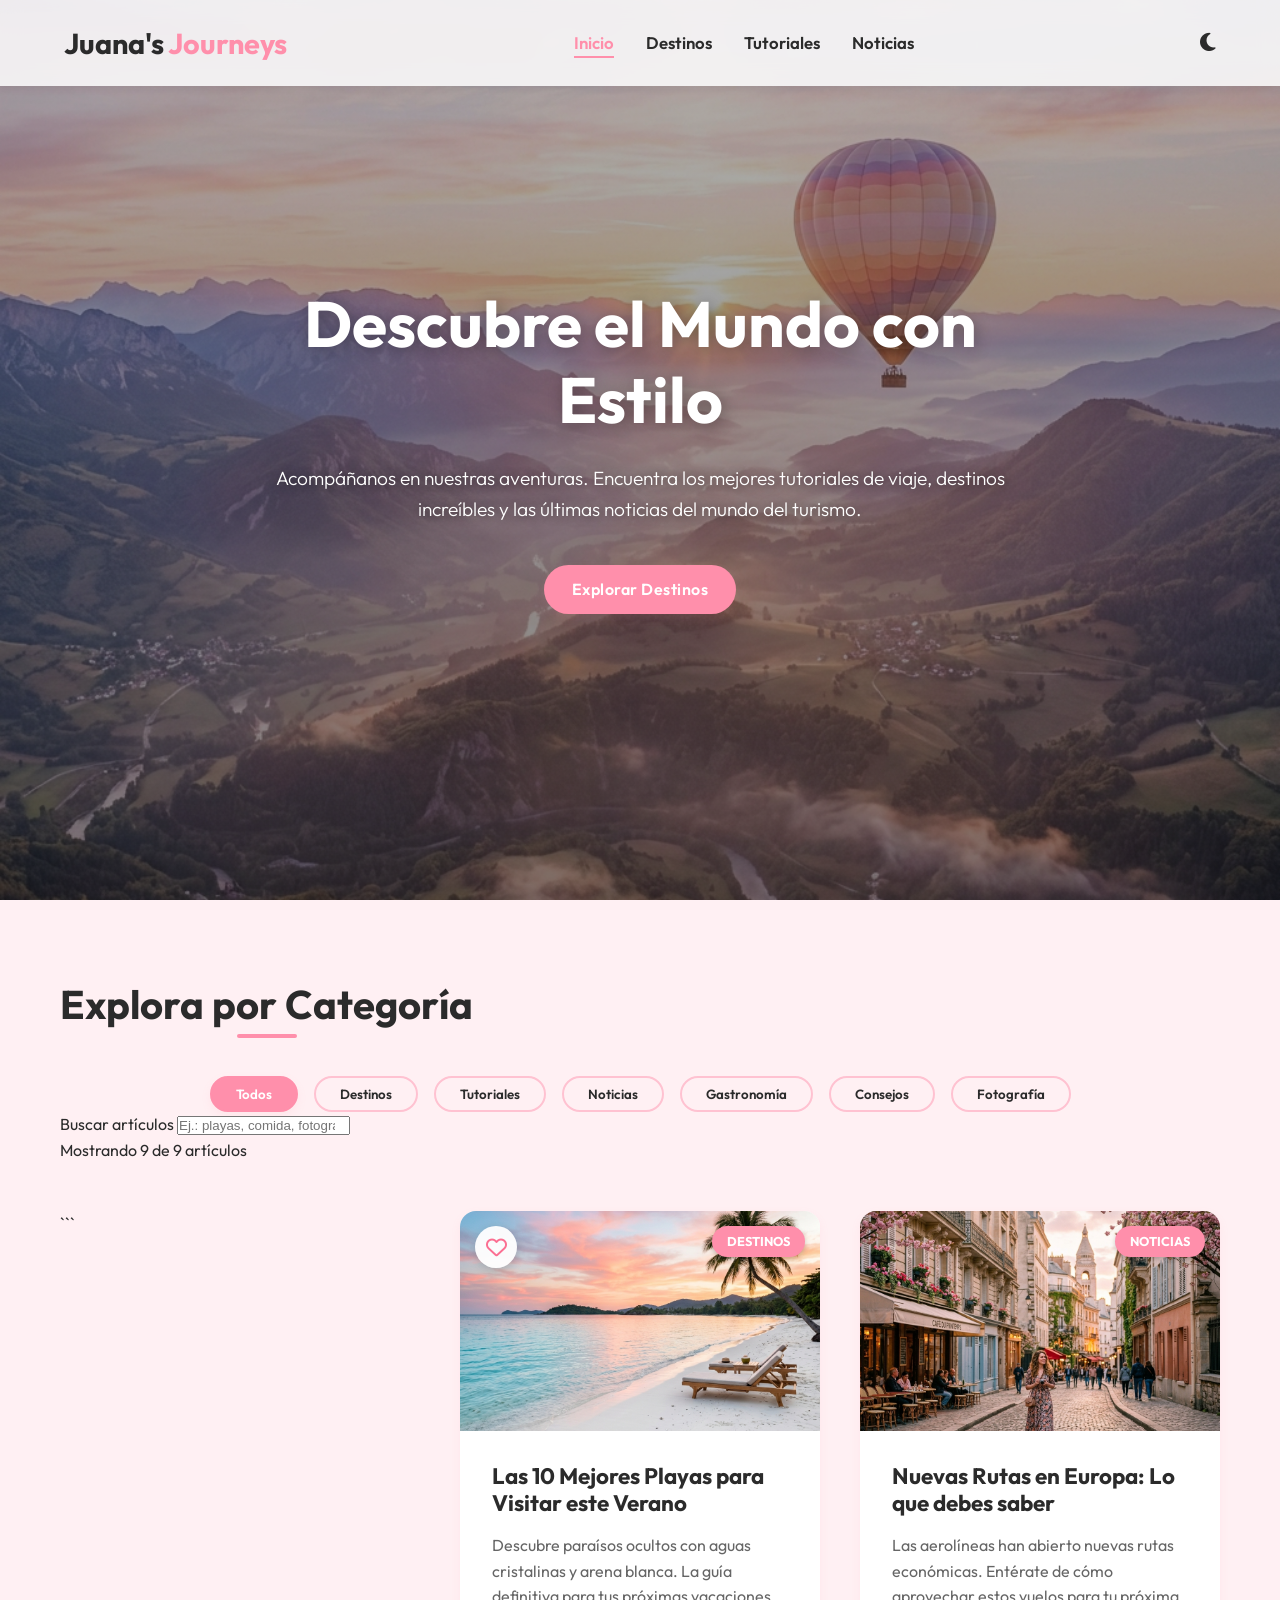
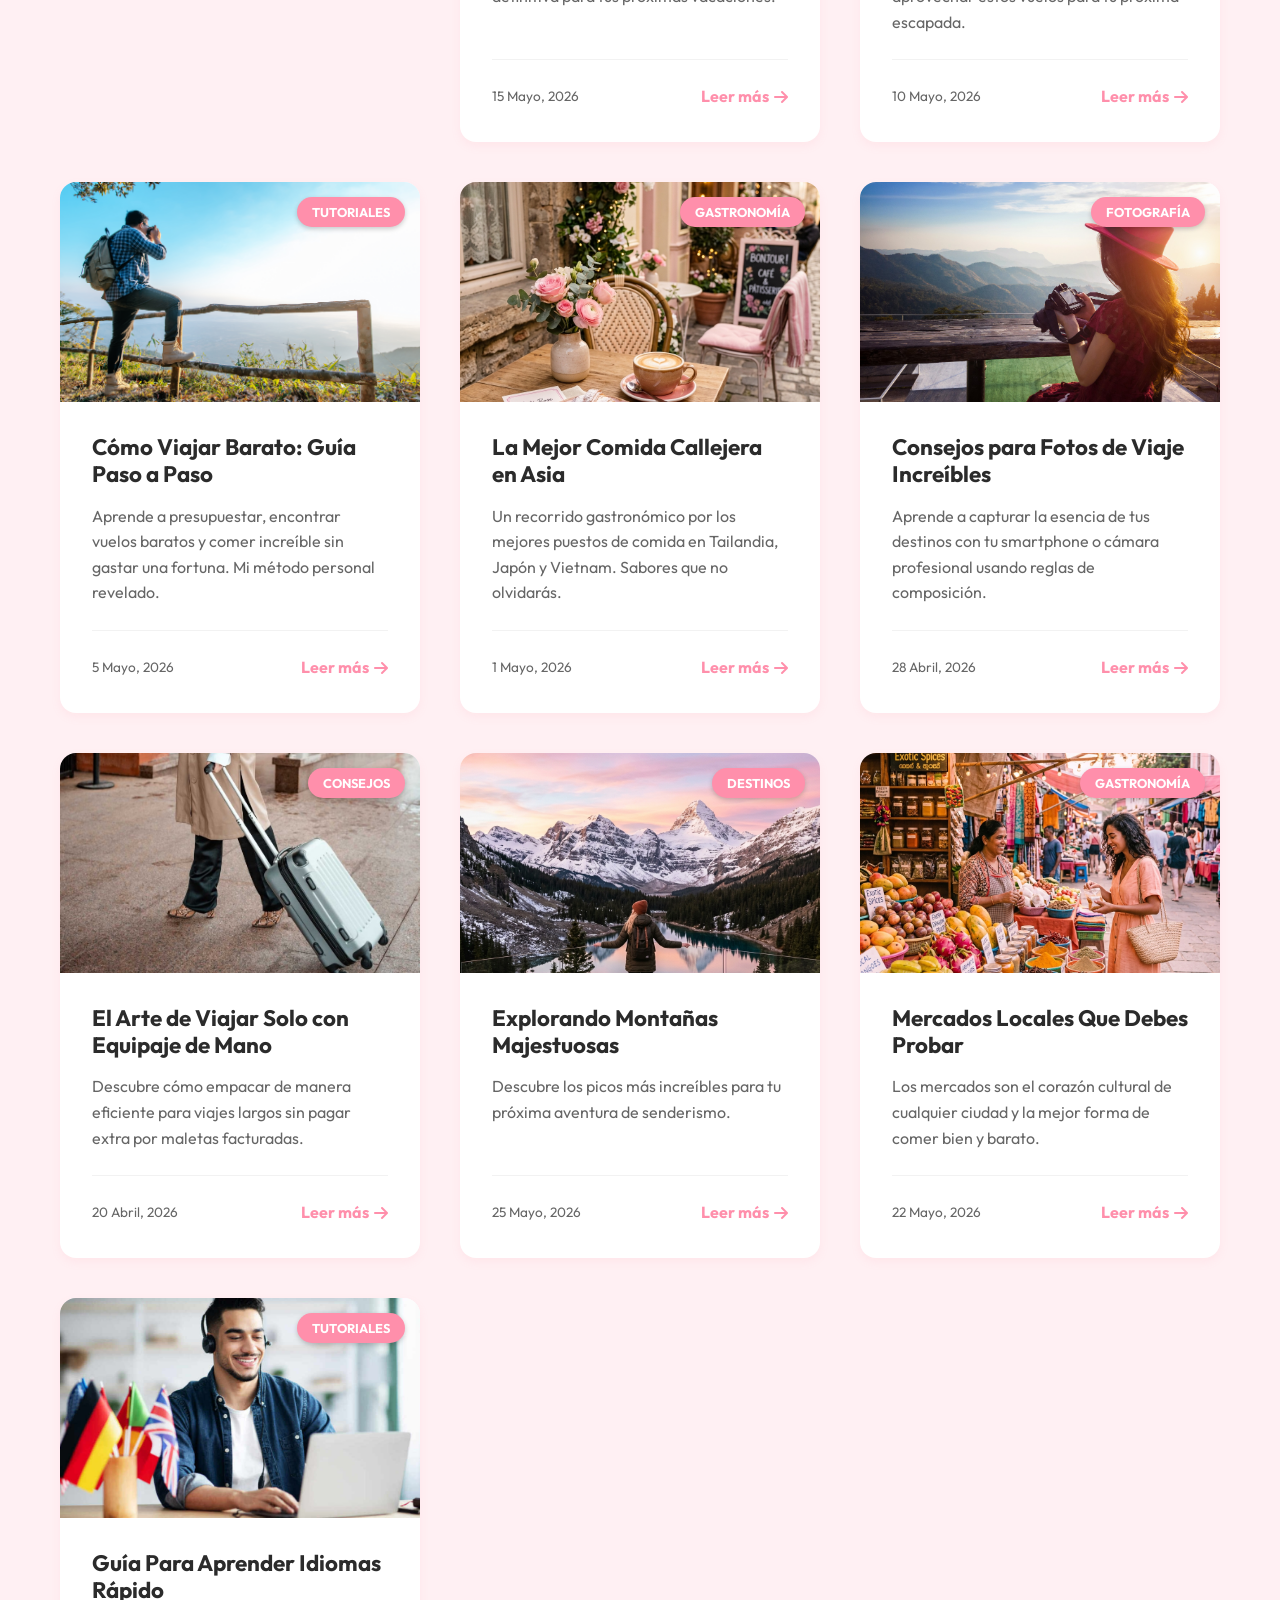
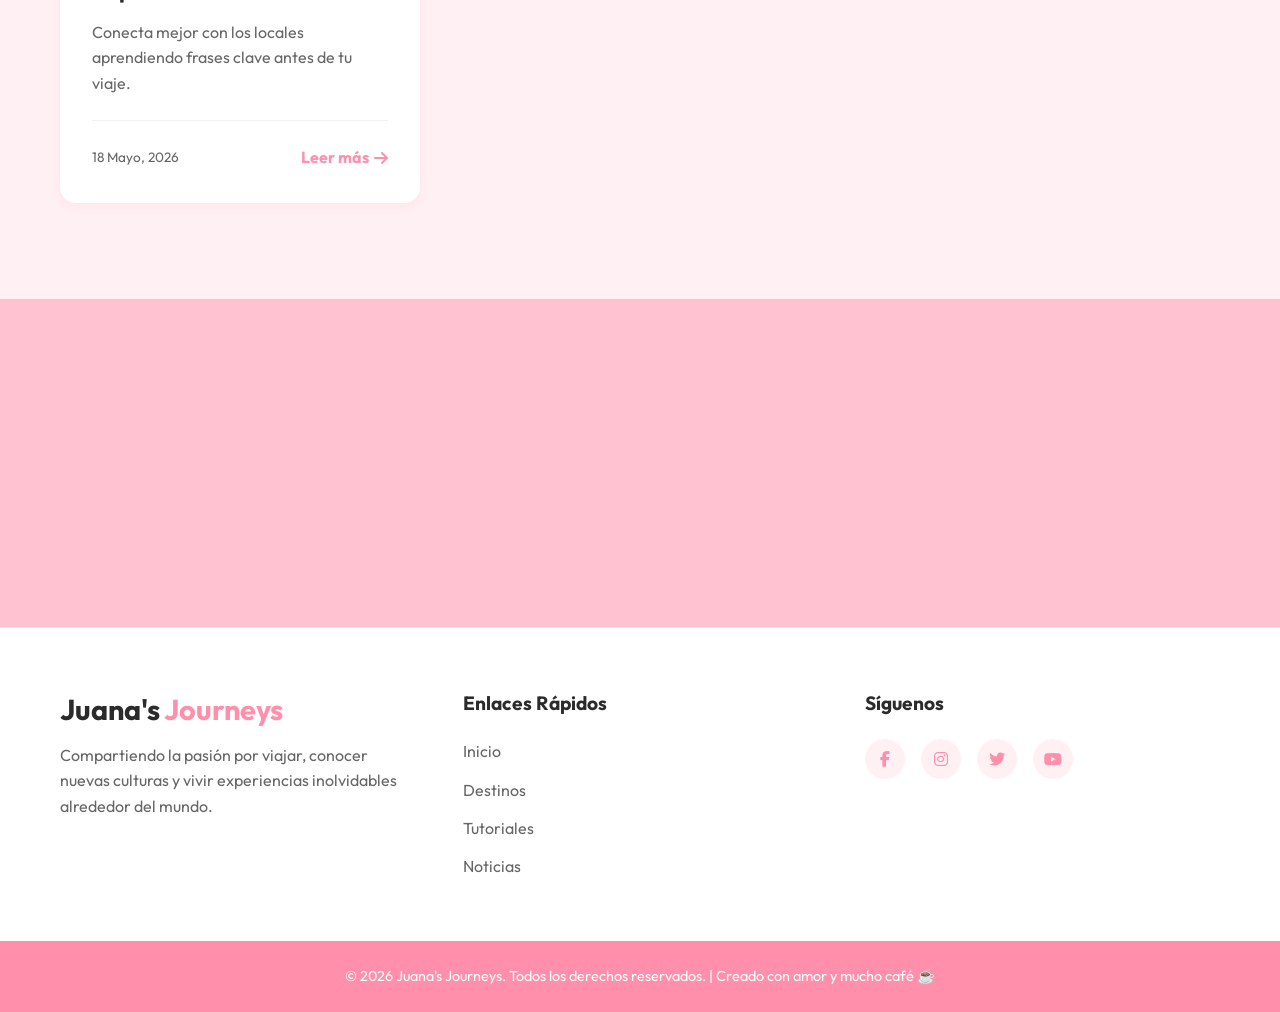
<file: index.html>
<!DOCTYPE html>
<html lang="es">

<head>
    <meta charset="UTF-8">
    <meta name="viewport" content="width=device-width, initial-scale=1.0">
    <meta name="description"
        content="El blog de viajes con los mejores destinos, tutoriales y noticias. Descubre el mundo con estilo.">
    <meta name="keywords" content="viajes, turismo, destinos, blog de viajes, aventura">
    <title>Juana's Journeys | Blog de Viajes</title>
    <link href="https://fonts.googleapis.com/css2?family=Outfit:wght@300;400;600;700&display=swap" rel="stylesheet">
    <link rel="stylesheet" href="https://cdnjs.cloudflare.com/ajax/libs/font-awesome/6.4.0/css/all.min.css">
    <link rel="stylesheet" href="css/style.css">
</head>

<body>
    <header class="navbar">
        <div class="logo">Juana's <span>Journeys</span></div>
        <nav>
            <ul class="nav-links">
                <li><a href="#inicio" class="active">Inicio</a></li>
                <li><a href="#destinos">Destinos</a></li>
                <li><a href="#tutoriales">Tutoriales</a></li>
                <li><a href="#noticias">Noticias</a></li>
            </ul>
        </nav>
        <div class="nav-controls">
            <button id="theme-toggle" aria-label="Cambiar a modo oscuro">
                <i class="fas fa-moon"></i>
            </button>
            <div class="mobile-menu">
                <i class="fas fa-bars"></i>
            </div>
        </div>
    </header>

    <main>
        <!-- Hero Section -->
        <section id="inicio" class="hero">
            <div class="hero-content fade-in">
                <h1>Descubre el Mundo con Estilo</h1>
                <p>Acompáñanos en nuestras aventuras. Encuentra los mejores tutoriales de viaje, destinos increíbles y
                    las últimas noticias del mundo del turismo.</p>
                <a href="#destinos" class="btn-primary">Explorar Destinos</a>
            </div>
        </section>
            
        <!-- Filtros de Categorías y Buscador -->
        <section class="categories container">
            <h2 class="section-title text-center">Explora por Categoría</h2>

            <div class="filter-buttons">
                <button class="filter-btn active" data-filter="all">Todos</button>
                <button class="filter-btn" data-filter="destinos">Destinos</button>
                <button class="filter-btn" data-filter="tutoriales">Tutoriales</button>
                <button class="filter-btn" data-filter="noticias">Noticias</button>
                <button class="filter-btn" data-filter="gastronomia">Gastronomía</button>
                <button class="filter-btn" data-filter="consejos">Consejos</button>
                <button class="filter-btn" data-filter="fotografia">Fotografía</button>
            </div>

            <!-- Buscador de artículos -->
            <div class="article-search">
                <label for="search-input">Buscar artículos</label>
                <input
                    type="search"
                    id="search-input"
                    placeholder="Ej.: playas, comida, fotografía..."
                    autocomplete="off"
                >
                <p id="results-count" aria-live="polite">
                    Mostrando todos los artículos
                </p>
            </div>

            <!-- Mensaje cuando no hay resultados -->
            <p id="no-results" role="status" hidden>
                No encontramos artículos con esos criterios.
                Prueba otra búsqueda o selecciona otra categoría.
            </p>
        </section>

        <!-- Artículos -->
        <section id="destinos" class="articles container">
            <div class="grid">
                ```
            <!-- Artículo 1 -->
            <article class="card" data-category="destinos">
                <div class="card-img-wrapper">
                    <img src="assets/images/beach.png" alt="Playa Paraíso" loading="lazy">
                    <span class="category-badge">Destinos</span>

                    <button
                        class="favorite-btn"
                        type="button"
                        data-favorite-id="playas"
                        aria-label="Añadir a favoritos"
                        aria-pressed="false"
                        title="Añadir a favoritos">
                        <i class="far fa-heart" aria-hidden="true"></i>
                    </button>
                </div>

                <div class="card-content">
                    <h3>Las 10 Mejores Playas para Visitar este Verano</h3>
                    <p>Descubre paraísos ocultos con aguas cristalinas y arena blanca. La guía definitiva para tus próximas vacaciones.</p>

                    <div class="card-footer">
                        <span class="date">15 Mayo, 2026</span>
                        <a href="playas.html" class="read-more">
                            Leer más <i class="fas fa-arrow-right"></i>
                        </a>
                    </div>
                </div>
                
            </article>
                <!-- Artículo 2 -->
                <article class="card" data-category="noticias">
                    <div class="card-img-wrapper">
                        <img src="assets/images/city.png" alt="Calle Europea" loading="lazy">
                        <span class="category-badge">Noticias</span>
                    </div>
                    <div class="card-content">
                        <h3>Nuevas Rutas en Europa: Lo que debes saber</h3>
                        <p>Las aerolíneas han abierto nuevas rutas económicas. Entérate de cómo aprovechar estos vuelos
                            para tu próxima escapada.</p>
                        <div class="card-footer">
                            <span class="date">10 Mayo, 2026</span>
                            <a href="rutas.html" class="read-more">Leer más <i class="fas fa-arrow-right"></i></a>
                        </div>
                    </div>
                </article>

                <!-- Artículo 3 -->
                <article class="card" data-category="tutoriales">
                    <div class="card-img-wrapper">
                        <img src="assets/images/Viajero.jpg" alt="Café acogedor" loading="lazy">
                        <span class="category-badge">Tutoriales</span>
                    </div>
                    <div class="card-content">
                        <h3>Cómo Viajar Barato: Guía Paso a Paso</h3>
                        <p>Aprende a presupuestar, encontrar vuelos baratos y comer increíble sin gastar una fortuna. Mi
                            método personal revelado.</p>
                        <div class="card-footer">
                            <span class="date">5 Mayo, 2026</span>
                            <a href="viajar-barato.html" class="read-more">Leer más <i
                                    class="fas fa-arrow-right"></i></a>
                        </div>
                    </div>
                </article>

                <!-- Artículo 4 -->
                <article class="card" data-category="gastronomia">
                    <div class="card-img-wrapper">
                        <img src="assets/images/cafe.png" alt="Comida callejera" loading="lazy">
                        <span class="category-badge">Gastronomía</span>
                    </div>
                    <div class="card-content">
                        <h3>La Mejor Comida Callejera en Asia</h3>
                        <p>Un recorrido gastronómico por los mejores puestos de comida en Tailandia, Japón y Vietnam.
                            Sabores que no olvidarás.</p>
                        <div class="card-footer">
                            <span class="date">1 Mayo, 2026</span>
                            <a href="comida.html" class="read-more">Leer más <i class="fas fa-arrow-right"></i></a>
                        </div>
                    </div>
                </article>

                <!-- Artículo 5 -->
                <article class="card" data-category="fotografia">
                    <div class="card-img-wrapper">
                        <img src="assets/images/FotoViaje.jpg" alt="Cámara fotográfica" loading="lazy">
                        <span class="category-badge">Fotografía</span>
                    </div>
                    <div class="card-content">
                        <h3>Consejos para Fotos de Viaje Increíbles</h3>
                        <p>Aprende a capturar la esencia de tus destinos con tu smartphone o cámara profesional usando
                            reglas de composición.</p>
                        <div class="card-footer">
                            <span class="date">28 Abril, 2026</span>
                            <a href="fotos.html" class="read-more">Leer más <i class="fas fa-arrow-right"></i></a>
                        </div>
                    </div>
                </article>

                <!-- Artículo 6 -->
                <article class="card" data-category="consejos">
                    <div class="card-img-wrapper">
                        <img src="assets/images/maletaSolo.jpg" alt="Equipaje ligero" loading="lazy">
                        <span class="category-badge">Consejos</span>
                    </div>
                    <div class="card-content">
                        <h3>El Arte de Viajar Solo con Equipaje de Mano</h3>
                        <p>Descubre cómo empacar de manera eficiente para viajes largos sin pagar extra por maletas
                            facturadas.</p>
                        <div class="card-footer">
                            <span class="date">20 Abril, 2026</span>
                            <a href="equipaje.html" class="read-more">Leer más <i class="fas fa-arrow-right"></i></a>
                        </div>
                    </div>
                </article>

                <!-- Artículo 7 -->
                <article class="card" data-category="destinos">
                    <div class="card-img-wrapper">
                        <img src="assets/images/mountain.png" alt="Montañas" loading="lazy">
                        <span class="category-badge">Destinos</span>
                    </div>
                    <div class="card-content">
                        <h3>Explorando Montañas Majestuosas</h3>
                        <p>Descubre los picos más increíbles para tu próxima aventura de senderismo.</p>
                        <div class="card-footer">
                            <span class="date">25 Mayo, 2026</span>
                            <a href="montanas.html" class="read-more">Leer más <i class="fas fa-arrow-right"></i></a>
                        </div>
                    </div>
                </article>

                <!-- Artículo 8 -->
                <article class="card" data-category="gastronomia">
                    <div class="card-img-wrapper">
                        <img src="assets/images/market.png" alt="Mercado" loading="lazy">
                        <span class="category-badge">Gastronomía</span>
                    </div>
                    <div class="card-content">
                        <h3>Mercados Locales Que Debes Probar</h3>
                        <p>Los mercados son el corazón cultural de cualquier ciudad y la mejor forma de comer bien y
                            barato.</p>
                        <div class="card-footer">
                            <span class="date">22 Mayo, 2026</span>
                            <a href="mercados.html" class="read-more">Leer más <i class="fas fa-arrow-right"></i></a>
                        </div>
                    </div>
                </article>

                <!-- Artículo 9 -->
                <article class="card" data-category="tutoriales">
                    <div class="card-img-wrapper">
                        <img src="assets/images/aprenderidiomas.jpg" alt="Café y estudio" loading="lazy">
                        <span class="category-badge">Tutoriales</span>
                    </div>
                    <div class="card-content">
                        <h3>Guía Para Aprender Idiomas Rápido</h3>
                        <p>Conecta mejor con los locales aprendiendo frases clave antes de tu viaje.</p>
                        <div class="card-footer">
                            <span class="date">18 Mayo, 2026</span>
                            <a href="idiomas.html" class="read-more">Leer más <i class="fas fa-arrow-right"></i></a>
                        </div>
                    </div>
                </article>
            </div>
        </section>

        <!-- Newsletter Section -->
        <section class="newsletter">
            <div class="container text-center fade-in">
                <h2>Únete a nuestra comunidad</h2>
                <p>Recibe los mejores consejos, noticias y ofertas de viaje directamente en tu correo.</p>
                <form class="newsletter-form">
                    <input type="email" placeholder="Tu correo electrónico" required>
                    <button type="submit" class="btn-primary">Suscribirse</button>
                </form>
            </div>
        </section>
    </main>

    <footer>
        <div class="container footer-content">
            <div class="footer-brand">
                <h2>Juana's <span>Journeys</span></h2>
                <p>Compartiendo la pasión por viajar, conocer nuevas culturas y vivir experiencias inolvidables
                    alrededor del mundo.</p>
            </div>
            <div class="footer-links">
                <h3>Enlaces Rápidos</h3>
                <ul>
                    <li><a href="#inicio">Inicio</a></li>
                    <li><a href="#destinos">Destinos</a></li>
                    <li><a href="#tutoriales">Tutoriales</a></li>
                    <li><a href="#noticias">Noticias</a></li>
                </ul>
            </div>
            <div class="footer-social">
                <h3>Síguenos</h3>
                <div class="social-icons">
                    <a href="https://facebook.com" target="_blank" aria-label="Facebook"><i
                            class="fab fa-facebook-f"></i></a>
                    <a href="https://instagram.com" target="_blank" aria-label="Instagram"><i
                            class="fab fa-instagram"></i></a>
                    <a href="https://twitter.com" target="_blank" aria-label="Twitter"><i
                            class="fab fa-twitter"></i></a>
                    <a href="https://youtube.com" target="_blank" aria-label="YouTube"><i
                            class="fab fa-youtube"></i></a>
                </div>
            </div>
        </div>
        <div class="footer-bottom">
            <p>&copy; 2026 Juana's Journeys. Todos los derechos reservados. | Creado con amor y mucho café ☕</p>
        </div>
    </footer>

    <script src="js/script.js"></script>
</body>

</html>
</file>
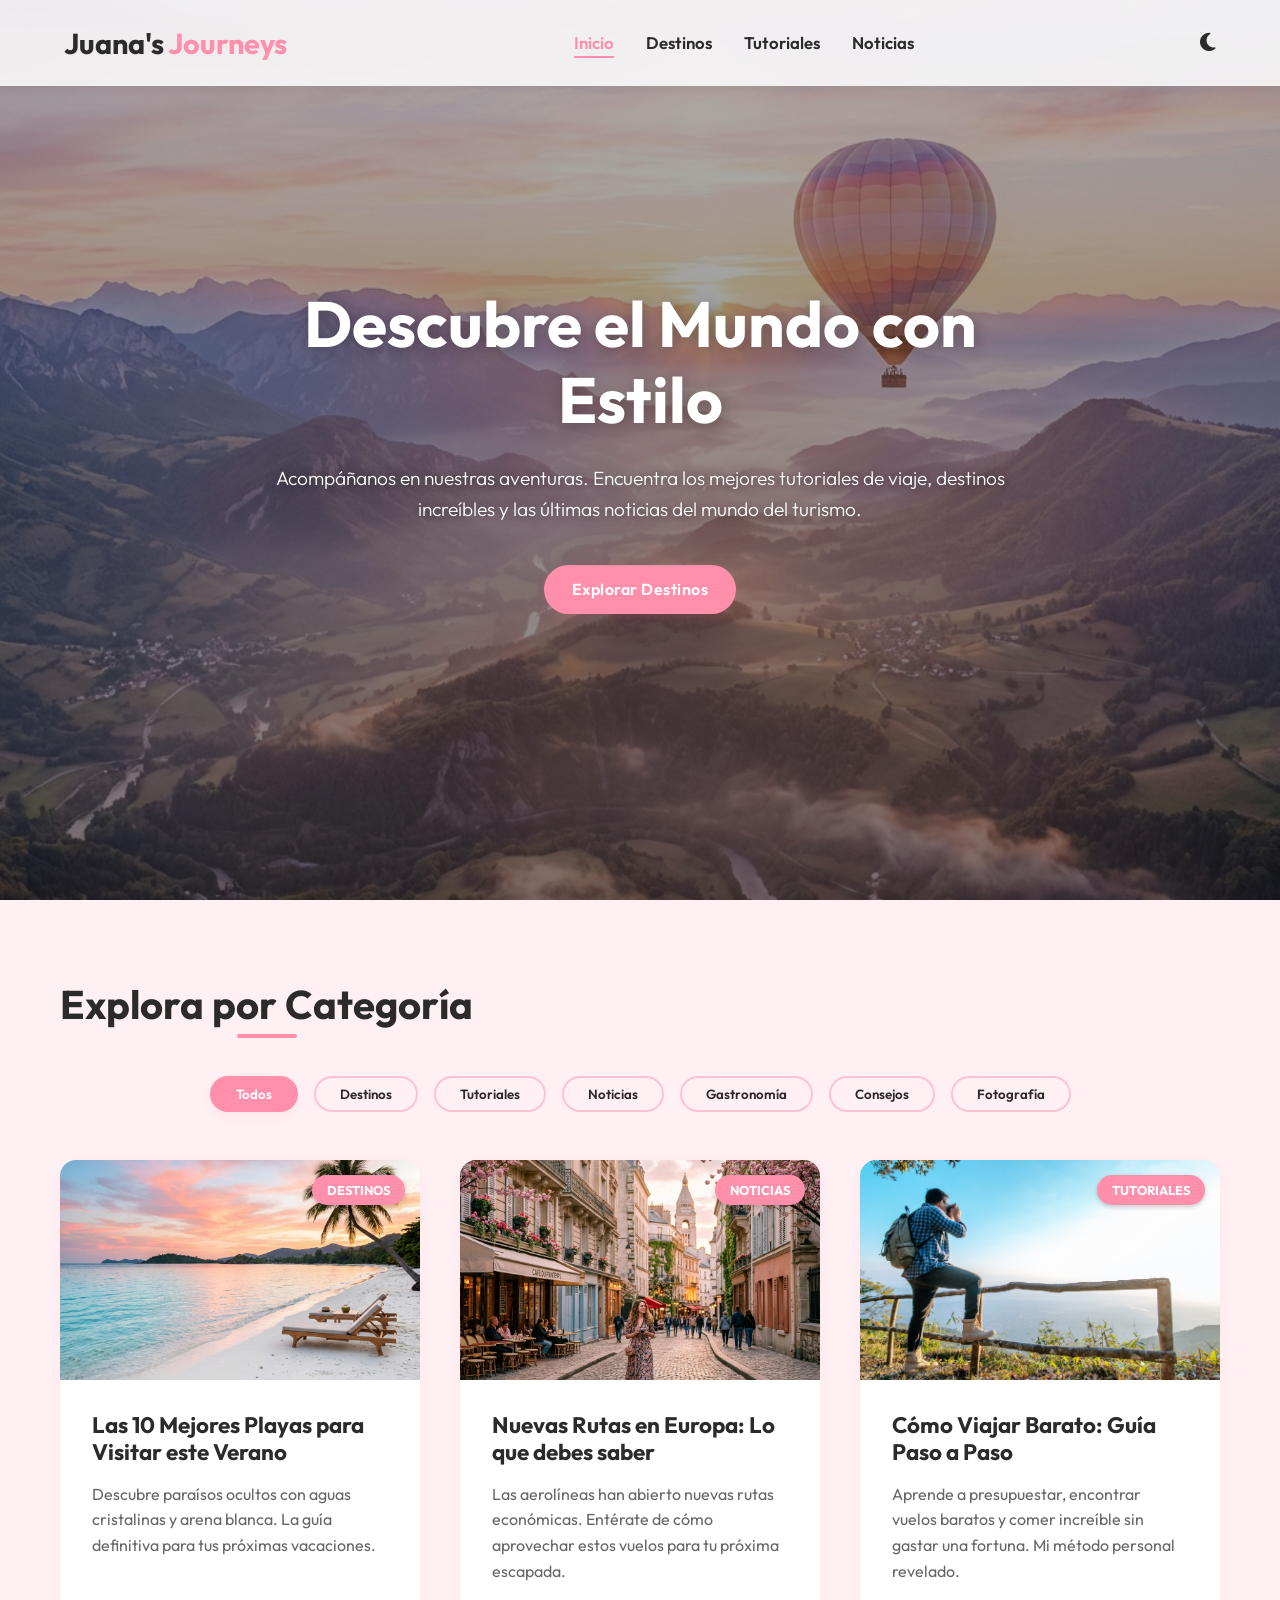
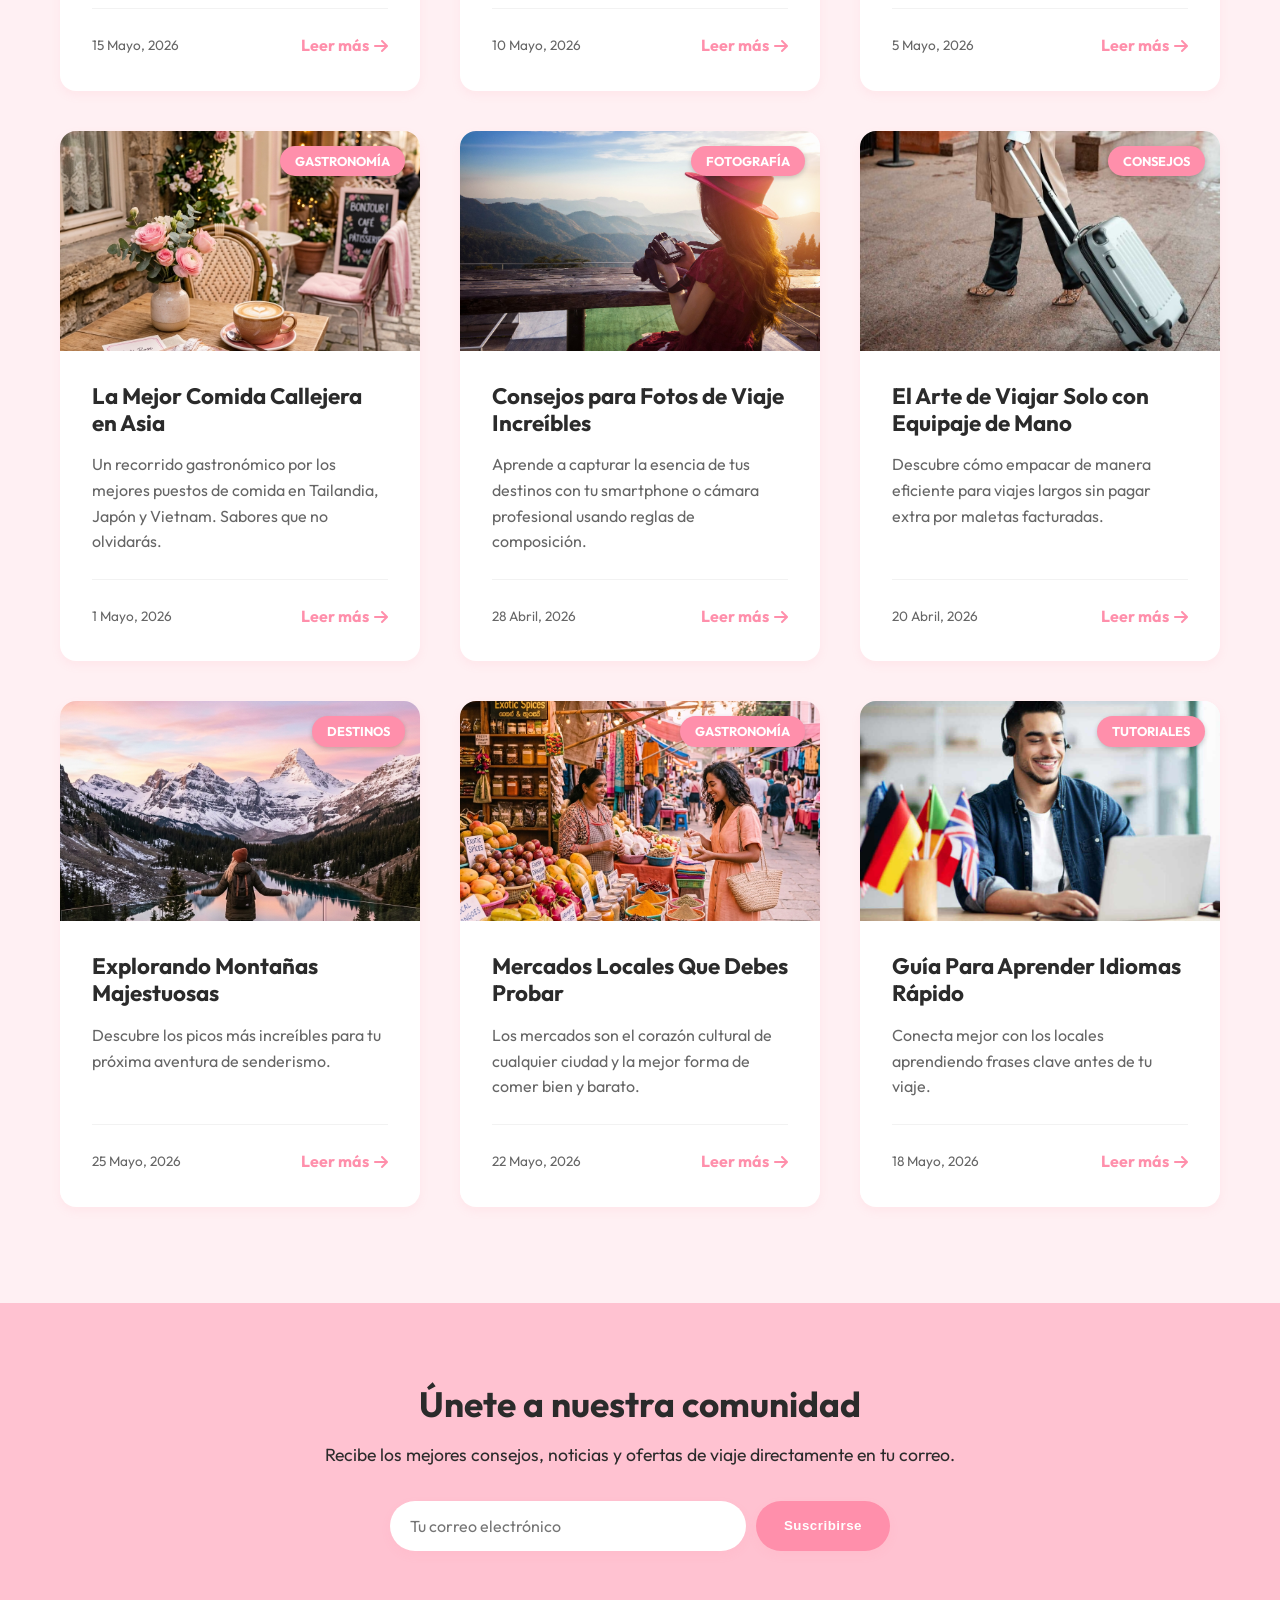
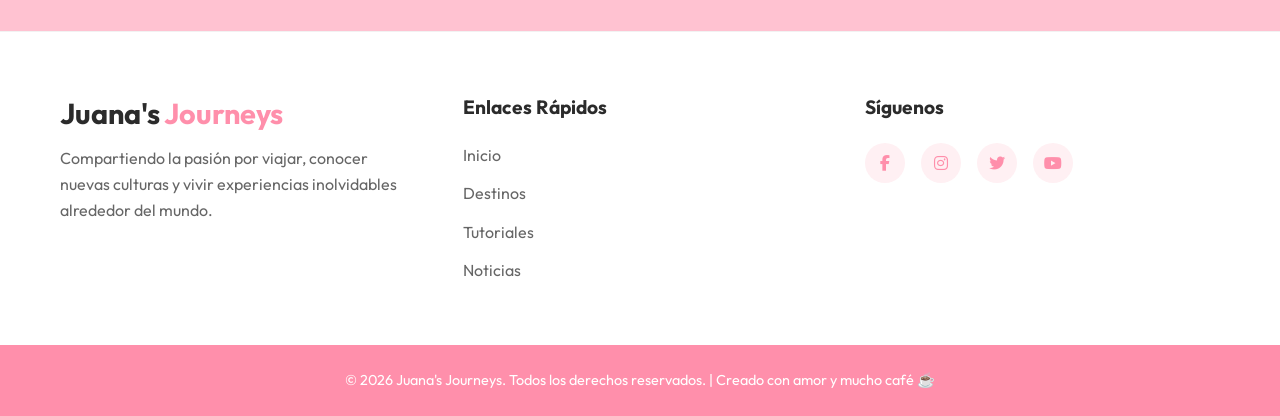
<file: Juana-sJourneys-main/index.html>
<!DOCTYPE html>
<html lang="es">

<head>
    <meta charset="UTF-8">
    <meta name="viewport" content="width=device-width, initial-scale=1.0">
    <meta name="description"
        content="El blog de viajes con los mejores destinos, tutoriales y noticias. Descubre el mundo con estilo.">
    <meta name="keywords" content="viajes, turismo, destinos, blog de viajes, aventura">
    <title>Juana's Journeys | Blog de Viajes</title>
    <link href="https://fonts.googleapis.com/css2?family=Outfit:wght@300;400;600;700&display=swap" rel="stylesheet">
    <link rel="stylesheet" href="https://cdnjs.cloudflare.com/ajax/libs/font-awesome/6.4.0/css/all.min.css">
    <link rel="stylesheet" href="css/style.css">
</head>

<body>
    <header class="navbar">
        <div class="logo">Juana's <span>Journeys</span></div>
        <nav>
            <ul class="nav-links">
                <li><a href="#inicio" class="active">Inicio</a></li>
                <li><a href="#destinos">Destinos</a></li>
                <li><a href="#tutoriales">Tutoriales</a></li>
                <li><a href="#noticias">Noticias</a></li>
            </ul>
        </nav>
        <div class="nav-controls">
            <button id="theme-toggle" aria-label="Cambiar a modo oscuro">
                <i class="fas fa-moon"></i>
            </button>
            <div class="mobile-menu">
                <i class="fas fa-bars"></i>
            </div>
        </div>
    </header>

    <main>
        <!-- Hero Section -->
        <section id="inicio" class="hero">
            <div class="hero-content fade-in">
                <h1>Descubre el Mundo con Estilo</h1>
                <p>Acompáñanos en nuestras aventuras. Encuentra los mejores tutoriales de viaje, destinos increíbles y
                    las últimas noticias del mundo del turismo.</p>
                <a href="#destinos" class="btn-primary">Explorar Destinos</a>
            </div>
        </section>

        <!-- Filtros de Categorías -->
        <section class="categories container">
            <h2 class="section-title text-center">Explora por Categoría</h2>
            <div class="filter-buttons">
                <button class="filter-btn active" data-filter="all">Todos</button>
                <button class="filter-btn" data-filter="destinos">Destinos</button>
                <button class="filter-btn" data-filter="tutoriales">Tutoriales</button>
                <button class="filter-btn" data-filter="noticias">Noticias</button>
                <button class="filter-btn" data-filter="gastronomia">Gastronomía</button>
                <button class="filter-btn" data-filter="consejos">Consejos</button>
                <button class="filter-btn" data-filter="fotografia">Fotografía</button>
            </div>
        </section>

        <!-- Artículos -->
        <section id="destinos" class="articles container">
            <div class="grid">
                <!-- Artículo 1 -->
                <article class="card" data-category="destinos">
                    <div class="card-img-wrapper">
                        <img src="assets/images/beach.png" alt="Playa Paraíso" loading="lazy">
                        <span class="category-badge">Destinos</span>
                    </div>
                    <div class="card-content">
                        <h3>Las 10 Mejores Playas para Visitar este Verano</h3>
                        <p>Descubre paraísos ocultos con aguas cristalinas y arena blanca. La guía definitiva para tus
                            próximas vacaciones.</p>
                        <div class="card-footer">
                            <span class="date">15 Mayo, 2026</span>
                            <a href="playas.html" class="read-more">Leer más <i class="fas fa-arrow-right"></i></a>
                        </div>
                    </div>
                </article>

                <!-- Artículo 2 -->
                <article class="card" data-category="noticias">
                    <div class="card-img-wrapper">
                        <img src="assets/images/city.png" alt="Calle Europea" loading="lazy">
                        <span class="category-badge">Noticias</span>
                    </div>
                    <div class="card-content">
                        <h3>Nuevas Rutas en Europa: Lo que debes saber</h3>
                        <p>Las aerolíneas han abierto nuevas rutas económicas. Entérate de cómo aprovechar estos vuelos
                            para tu próxima escapada.</p>
                        <div class="card-footer">
                            <span class="date">10 Mayo, 2026</span>
                            <a href="rutas.html" class="read-more">Leer más <i class="fas fa-arrow-right"></i></a>
                        </div>
                    </div>
                </article>

                <!-- Artículo 3 -->
                <article class="card" data-category="tutoriales">
                    <div class="card-img-wrapper">
                        <img src="assets/images/Viajero.jpg" alt="Café acogedor" loading="lazy">
                        <span class="category-badge">Tutoriales</span>
                    </div>
                    <div class="card-content">
                        <h3>Cómo Viajar Barato: Guía Paso a Paso</h3>
                        <p>Aprende a presupuestar, encontrar vuelos baratos y comer increíble sin gastar una fortuna. Mi
                            método personal revelado.</p>
                        <div class="card-footer">
                            <span class="date">5 Mayo, 2026</span>
                            <a href="viajar-barato.html" class="read-more">Leer más <i
                                    class="fas fa-arrow-right"></i></a>
                        </div>
                    </div>
                </article>

                <!-- Artículo 4 -->
                <article class="card" data-category="gastronomia">
                    <div class="card-img-wrapper">
                        <img src="assets/images/cafe.png" alt="Comida callejera" loading="lazy">
                        <span class="category-badge">Gastronomía</span>
                    </div>
                    <div class="card-content">
                        <h3>La Mejor Comida Callejera en Asia</h3>
                        <p>Un recorrido gastronómico por los mejores puestos de comida en Tailandia, Japón y Vietnam.
                            Sabores que no olvidarás.</p>
                        <div class="card-footer">
                            <span class="date">1 Mayo, 2026</span>
                            <a href="comida.html" class="read-more">Leer más <i class="fas fa-arrow-right"></i></a>
                        </div>
                    </div>
                </article>

                <!-- Artículo 5 -->
                <article class="card" data-category="fotografia">
                    <div class="card-img-wrapper">
                        <img src="assets/images/FotoViaje.jpg" alt="Cámara fotográfica" loading="lazy">
                        <span class="category-badge">Fotografía</span>
                    </div>
                    <div class="card-content">
                        <h3>Consejos para Fotos de Viaje Increíbles</h3>
                        <p>Aprende a capturar la esencia de tus destinos con tu smartphone o cámara profesional usando
                            reglas de composición.</p>
                        <div class="card-footer">
                            <span class="date">28 Abril, 2026</span>
                            <a href="fotos.html" class="read-more">Leer más <i class="fas fa-arrow-right"></i></a>
                        </div>
                    </div>
                </article>

                <!-- Artículo 6 -->
                <article class="card" data-category="consejos">
                    <div class="card-img-wrapper">
                        <img src="assets/images/maletaSolo.jpg" alt="Equipaje ligero" loading="lazy">
                        <span class="category-badge">Consejos</span>
                    </div>
                    <div class="card-content">
                        <h3>El Arte de Viajar Solo con Equipaje de Mano</h3>
                        <p>Descubre cómo empacar de manera eficiente para viajes largos sin pagar extra por maletas
                            facturadas.</p>
                        <div class="card-footer">
                            <span class="date">20 Abril, 2026</span>
                            <a href="equipaje.html" class="read-more">Leer más <i class="fas fa-arrow-right"></i></a>
                        </div>
                    </div>
                </article>

                <!-- Artículo 7 -->
                <article class="card" data-category="destinos">
                    <div class="card-img-wrapper">
                        <img src="assets/images/mountain.png" alt="Montañas" loading="lazy">
                        <span class="category-badge">Destinos</span>
                    </div>
                    <div class="card-content">
                        <h3>Explorando Montañas Majestuosas</h3>
                        <p>Descubre los picos más increíbles para tu próxima aventura de senderismo.</p>
                        <div class="card-footer">
                            <span class="date">25 Mayo, 2026</span>
                            <a href="montanas.html" class="read-more">Leer más <i class="fas fa-arrow-right"></i></a>
                        </div>
                    </div>
                </article>

                <!-- Artículo 8 -->
                <article class="card" data-category="gastronomia">
                    <div class="card-img-wrapper">
                        <img src="assets/images/market.png" alt="Mercado" loading="lazy">
                        <span class="category-badge">Gastronomía</span>
                    </div>
                    <div class="card-content">
                        <h3>Mercados Locales Que Debes Probar</h3>
                        <p>Los mercados son el corazón cultural de cualquier ciudad y la mejor forma de comer bien y
                            barato.</p>
                        <div class="card-footer">
                            <span class="date">22 Mayo, 2026</span>
                            <a href="mercados.html" class="read-more">Leer más <i class="fas fa-arrow-right"></i></a>
                        </div>
                    </div>
                </article>

                <!-- Artículo 9 -->
                <article class="card" data-category="tutoriales">
                    <div class="card-img-wrapper">
                        <img src="assets/images/aprenderidiomas.jpg" alt="Café y estudio" loading="lazy">
                        <span class="category-badge">Tutoriales</span>
                    </div>
                    <div class="card-content">
                        <h3>Guía Para Aprender Idiomas Rápido</h3>
                        <p>Conecta mejor con los locales aprendiendo frases clave antes de tu viaje.</p>
                        <div class="card-footer">
                            <span class="date">18 Mayo, 2026</span>
                            <a href="idiomas.html" class="read-more">Leer más <i class="fas fa-arrow-right"></i></a>
                        </div>
                    </div>
                </article>
            </div>
        </section>

        <!-- Newsletter Section -->
        <section class="newsletter">
            <div class="container text-center fade-in">
                <h2>Únete a nuestra comunidad</h2>
                <p>Recibe los mejores consejos, noticias y ofertas de viaje directamente en tu correo.</p>
                <form class="newsletter-form">
                    <input type="email" placeholder="Tu correo electrónico" required>
                    <button type="submit" class="btn-primary">Suscribirse</button>
                </form>
            </div>
        </section>
    </main>

    <footer>
        <div class="container footer-content">
            <div class="footer-brand">
                <h2>Juana's <span>Journeys</span></h2>
                <p>Compartiendo la pasión por viajar, conocer nuevas culturas y vivir experiencias inolvidables
                    alrededor del mundo.</p>
            </div>
            <div class="footer-links">
                <h3>Enlaces Rápidos</h3>
                <ul>
                    <li><a href="#inicio">Inicio</a></li>
                    <li><a href="#destinos">Destinos</a></li>
                    <li><a href="#tutoriales">Tutoriales</a></li>
                    <li><a href="#noticias">Noticias</a></li>
                </ul>
            </div>
            <div class="footer-social">
                <h3>Síguenos</h3>
                <div class="social-icons">
                    <a href="https://facebook.com" target="_blank" aria-label="Facebook"><i
                            class="fab fa-facebook-f"></i></a>
                    <a href="https://instagram.com" target="_blank" aria-label="Instagram"><i
                            class="fab fa-instagram"></i></a>
                    <a href="https://twitter.com" target="_blank" aria-label="Twitter"><i
                            class="fab fa-twitter"></i></a>
                    <a href="https://youtube.com" target="_blank" aria-label="YouTube"><i
                            class="fab fa-youtube"></i></a>
                </div>
            </div>
        </div>
        <div class="footer-bottom">
            <p>&copy; 2026 Juana's Journeys. Todos los derechos reservados. | Creado con amor y mucho café ☕</p>
        </div>
    </footer>

    <script src="js/script.js"></script>
</body>

</html>
</file>
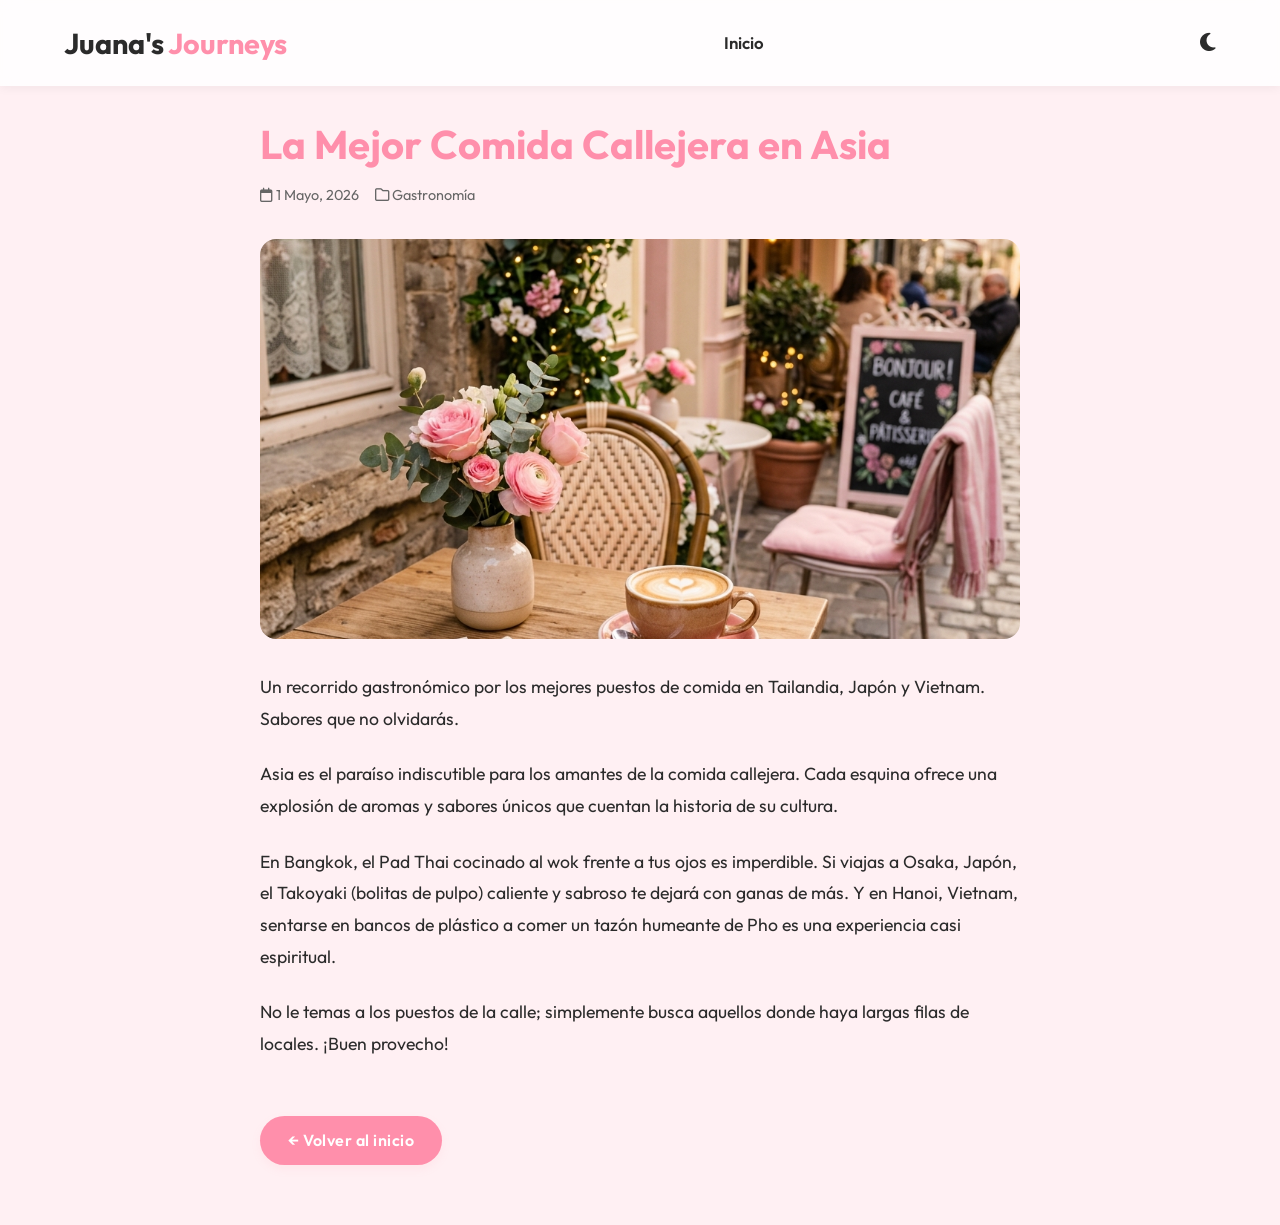
<file: comida.html>
<!DOCTYPE html>
<html lang="es">

<head>
    <meta charset="UTF-8">
    <meta name="viewport" content="width=device-width, initial-scale=1.0">
    <title>La Mejor Comida Callejera en Asia | Juana's Journeys</title>
    <link href="https://fonts.googleapis.com/css2?family=Outfit:wght@300;400;600;700&display=swap" rel="stylesheet">
    <link rel="stylesheet" href="https://cdnjs.cloudflare.com/ajax/libs/font-awesome/6.4.0/css/all.min.css">
    <link rel="stylesheet" href="css/style.css">
    <style>
        .single-article {
            padding-top: 120px;
            padding-bottom: 60px;
            max-width: 800px;
            margin: 0 auto;
        }

        .single-article img {
            border-radius: var(--border-radius);
            margin-bottom: 2rem;
            width: 100%;
            height: 400px;
            object-fit: cover;
        }

        .single-article h1 {
            font-size: 2.5rem;
            margin-bottom: 1rem;
            color: var(--primary-color);
        }

        .single-article .meta {
            color: var(--text-light);
            margin-bottom: 2rem;
            display: flex;
            gap: 1rem;
            font-size: 0.9rem;
        }

        .single-article p {
            font-size: 1.1rem;
            margin-bottom: 1.5rem;
            line-height: 1.8;
        }

        .logo a {
            color: inherit;
            text-decoration: none;
        }
    </style>
</head>

<body>
    <header class="navbar scrolled">
        <div class="logo"><a href="index.html">Juana's <span>Journeys</span></a></div>
        <nav>
            <ul class="nav-links">
                <li><a href="index.html">Inicio</a></li>
            </ul>
        </nav>
        <div class="nav-controls">
            <button id="theme-toggle" aria-label="Cambiar a modo oscuro">
                <i class="fas fa-moon"></i>
            </button>
        </div>
    </header>

    <main>
        <article class="single-article container fade-in">
            <h1>La Mejor Comida Callejera en Asia</h1>
            <div class="meta">
                <span><i class="far fa-calendar"></i> 1 Mayo, 2026</span>
                <span><i class="far fa-folder"></i> Gastronomía</span>
            </div>
            <img src="assets/images/cafe.png" alt="Comida callejera">
            <p>Un recorrido gastronómico por los mejores puestos de comida en Tailandia, Japón y Vietnam. Sabores que no
                olvidarás.</p>
            <p>Asia es el paraíso indiscutible para los amantes de la comida callejera. Cada esquina ofrece una
                explosión de aromas y sabores únicos que cuentan la historia de su cultura.</p>
            <p>En Bangkok, el Pad Thai cocinado al wok frente a tus ojos es imperdible. Si viajas a Osaka, Japón, el
                Takoyaki (bolitas de pulpo) caliente y sabroso te dejará con ganas de más. Y en Hanoi, Vietnam, sentarse
                en bancos de plástico a comer un tazón humeante de Pho es una experiencia casi espiritual.</p>
            <p>No le temas a los puestos de la calle; simplemente busca aquellos donde haya largas filas de locales.
                ¡Buen provecho!</p>
            <a href="index.html" class="btn-primary" style="margin-top: 2rem;">&larr; Volver al inicio</a>
        </article>
    </main>

    <script src="js/script.js"></script>
</body>

</html>
</file>
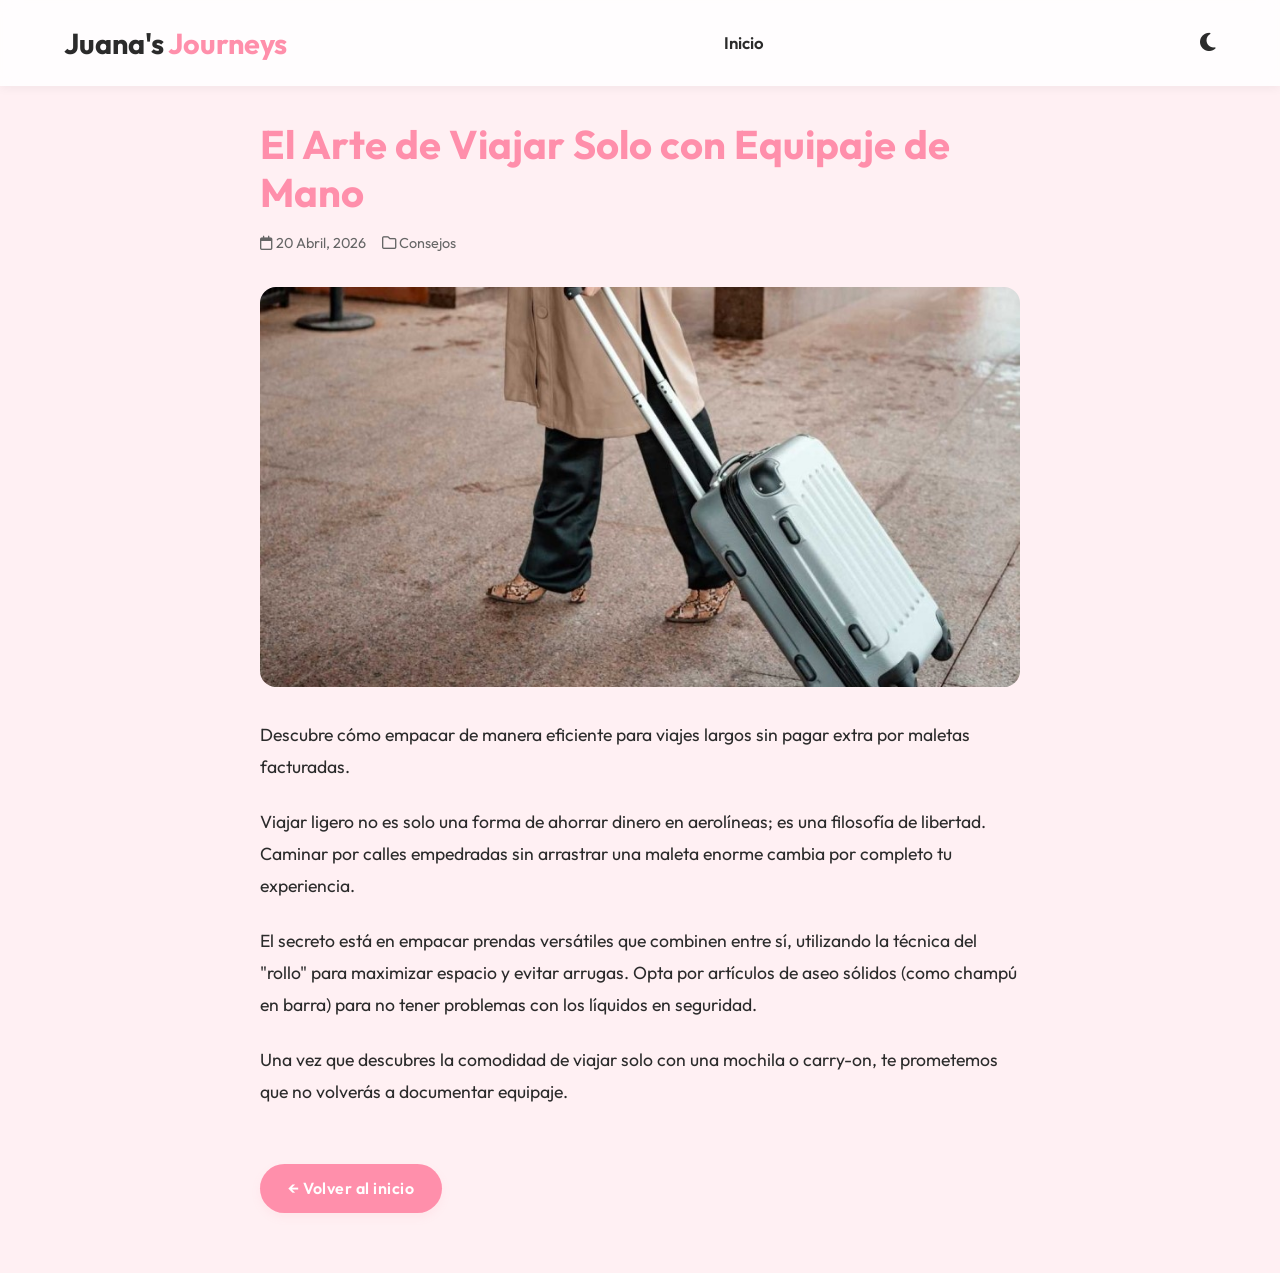
<file: equipaje.html>
<!DOCTYPE html>
<html lang="es">

<head>
    <meta charset="UTF-8">
    <meta name="viewport" content="width=device-width, initial-scale=1.0">
    <title>El Arte de Viajar Solo con Equipaje de Mano | Juana's Journeys</title>
    <link href="https://fonts.googleapis.com/css2?family=Outfit:wght@300;400;600;700&display=swap" rel="stylesheet">
    <link rel="stylesheet" href="https://cdnjs.cloudflare.com/ajax/libs/font-awesome/6.4.0/css/all.min.css">
    <link rel="stylesheet" href="css/style.css">
    <style>
        .single-article {
            padding-top: 120px;
            padding-bottom: 60px;
            max-width: 800px;
            margin: 0 auto;
        }

        .single-article img {
            border-radius: var(--border-radius);
            margin-bottom: 2rem;
            width: 100%;
            height: 400px;
            object-fit: cover;
        }

        .single-article h1 {
            font-size: 2.5rem;
            margin-bottom: 1rem;
            color: var(--primary-color);
        }

        .single-article .meta {
            color: var(--text-light);
            margin-bottom: 2rem;
            display: flex;
            gap: 1rem;
            font-size: 0.9rem;
        }

        .single-article p {
            font-size: 1.1rem;
            margin-bottom: 1.5rem;
            line-height: 1.8;
        }

        .logo a {
            color: inherit;
            text-decoration: none;
        }
    </style>
</head>

<body>
    <header class="navbar scrolled">
        <div class="logo"><a href="index.html">Juana's <span>Journeys</span></a></div>
        <nav>
            <ul class="nav-links">
                <li><a href="index.html">Inicio</a></li>
            </ul>
        </nav>
        <div class="nav-controls">
            <button id="theme-toggle" aria-label="Cambiar a modo oscuro">
                <i class="fas fa-moon"></i>
            </button>
        </div>
    </header>

    <main>
        <article class="single-article container fade-in">
            <h1>El Arte de Viajar Solo con Equipaje de Mano</h1>
            <div class="meta">
                <span><i class="far fa-calendar"></i> 20 Abril, 2026</span>
                <span><i class="far fa-folder"></i> Consejos</span>
            </div>
            <img src="assets/images/maletaSolo.jpg" alt="Equipaje ligero">
            <p>Descubre cómo empacar de manera eficiente para viajes largos sin pagar extra por maletas facturadas.</p>
            <p>Viajar ligero no es solo una forma de ahorrar dinero en aerolíneas; es una filosofía de libertad. Caminar
                por calles empedradas sin arrastrar una maleta enorme cambia por completo tu experiencia.</p>
            <p>El secreto está en empacar prendas versátiles que combinen entre sí, utilizando la técnica del "rollo"
                para maximizar espacio y evitar arrugas. Opta por artículos de aseo sólidos (como champú en barra) para
                no tener problemas con los líquidos en seguridad.</p>
            <p>Una vez que descubres la comodidad de viajar solo con una mochila o carry-on, te prometemos que no
                volverás a documentar equipaje.</p>
            <a href="index.html" class="btn-primary" style="margin-top: 2rem;">&larr; Volver al inicio</a>
        </article>
    </main>

    <script src="js/script.js"></script>
</body>

</html>
</file>
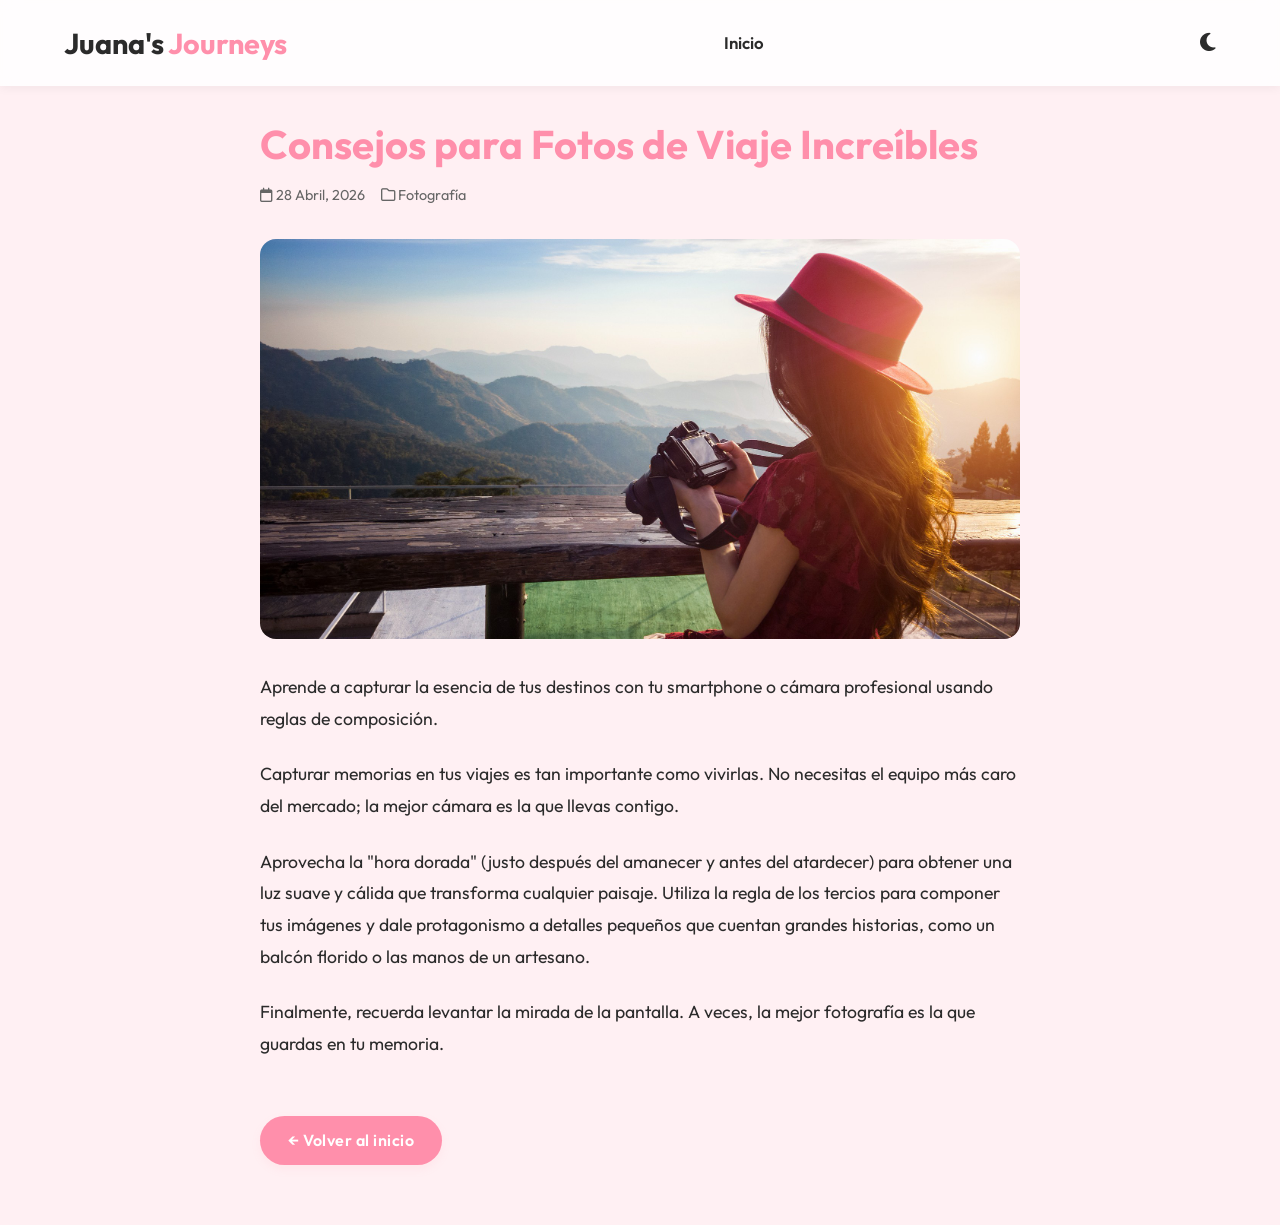
<file: fotos.html>
<!DOCTYPE html>
<html lang="es">

<head>
    <meta charset="UTF-8">
    <meta name="viewport" content="width=device-width, initial-scale=1.0">
    <title>Consejos para Fotos de Viaje Increíbles | Juana's Journeys</title>
    <link href="https://fonts.googleapis.com/css2?family=Outfit:wght@300;400;600;700&display=swap" rel="stylesheet">
    <link rel="stylesheet" href="https://cdnjs.cloudflare.com/ajax/libs/font-awesome/6.4.0/css/all.min.css">
    <link rel="stylesheet" href="css/style.css">
    <style>
        .single-article {
            padding-top: 120px;
            padding-bottom: 60px;
            max-width: 800px;
            margin: 0 auto;
        }

        .single-article img {
            border-radius: var(--border-radius);
            margin-bottom: 2rem;
            width: 100%;
            height: 400px;
            object-fit: cover;
        }

        .single-article h1 {
            font-size: 2.5rem;
            margin-bottom: 1rem;
            color: var(--primary-color);
        }

        .single-article .meta {
            color: var(--text-light);
            margin-bottom: 2rem;
            display: flex;
            gap: 1rem;
            font-size: 0.9rem;
        }

        .single-article p {
            font-size: 1.1rem;
            margin-bottom: 1.5rem;
            line-height: 1.8;
        }

        .logo a {
            color: inherit;
            text-decoration: none;
        }
    </style>
</head>

<body>
    <header class="navbar scrolled">
        <div class="logo"><a href="index.html">Juana's <span>Journeys</span></a></div>
        <nav>
            <ul class="nav-links">
                <li><a href="index.html">Inicio</a></li>
            </ul>
        </nav>
        <div class="nav-controls">
            <button id="theme-toggle" aria-label="Cambiar a modo oscuro">
                <i class="fas fa-moon"></i>
            </button>
        </div>
    </header>

    <main>
        <article class="single-article container fade-in">
            <h1>Consejos para Fotos de Viaje Increíbles</h1>
            <div class="meta">
                <span><i class="far fa-calendar"></i> 28 Abril, 2026</span>
                <span><i class="far fa-folder"></i> Fotografía</span>
            </div>
            <img src="assets/images/FotoViaje.jpg" alt="Cámara fotográfica">
            <p>Aprende a capturar la esencia de tus destinos con tu smartphone o cámara profesional usando reglas de
                composición.</p>
            <p>Capturar memorias en tus viajes es tan importante como vivirlas. No necesitas el equipo más caro del
                mercado; la mejor cámara es la que llevas contigo.</p>
            <p>Aprovecha la "hora dorada" (justo después del amanecer y antes del atardecer) para obtener una luz suave
                y cálida que transforma cualquier paisaje. Utiliza la regla de los tercios para componer tus imágenes y
                dale protagonismo a detalles pequeños que cuentan grandes historias, como un balcón florido o las manos
                de un artesano.</p>
            <p>Finalmente, recuerda levantar la mirada de la pantalla. A veces, la mejor fotografía es la que guardas en
                tu memoria.</p>
            <a href="index.html" class="btn-primary" style="margin-top: 2rem;">&larr; Volver al inicio</a>
        </article>
    </main>

    <script src="js/script.js"></script>
</body>

</html>
</file>
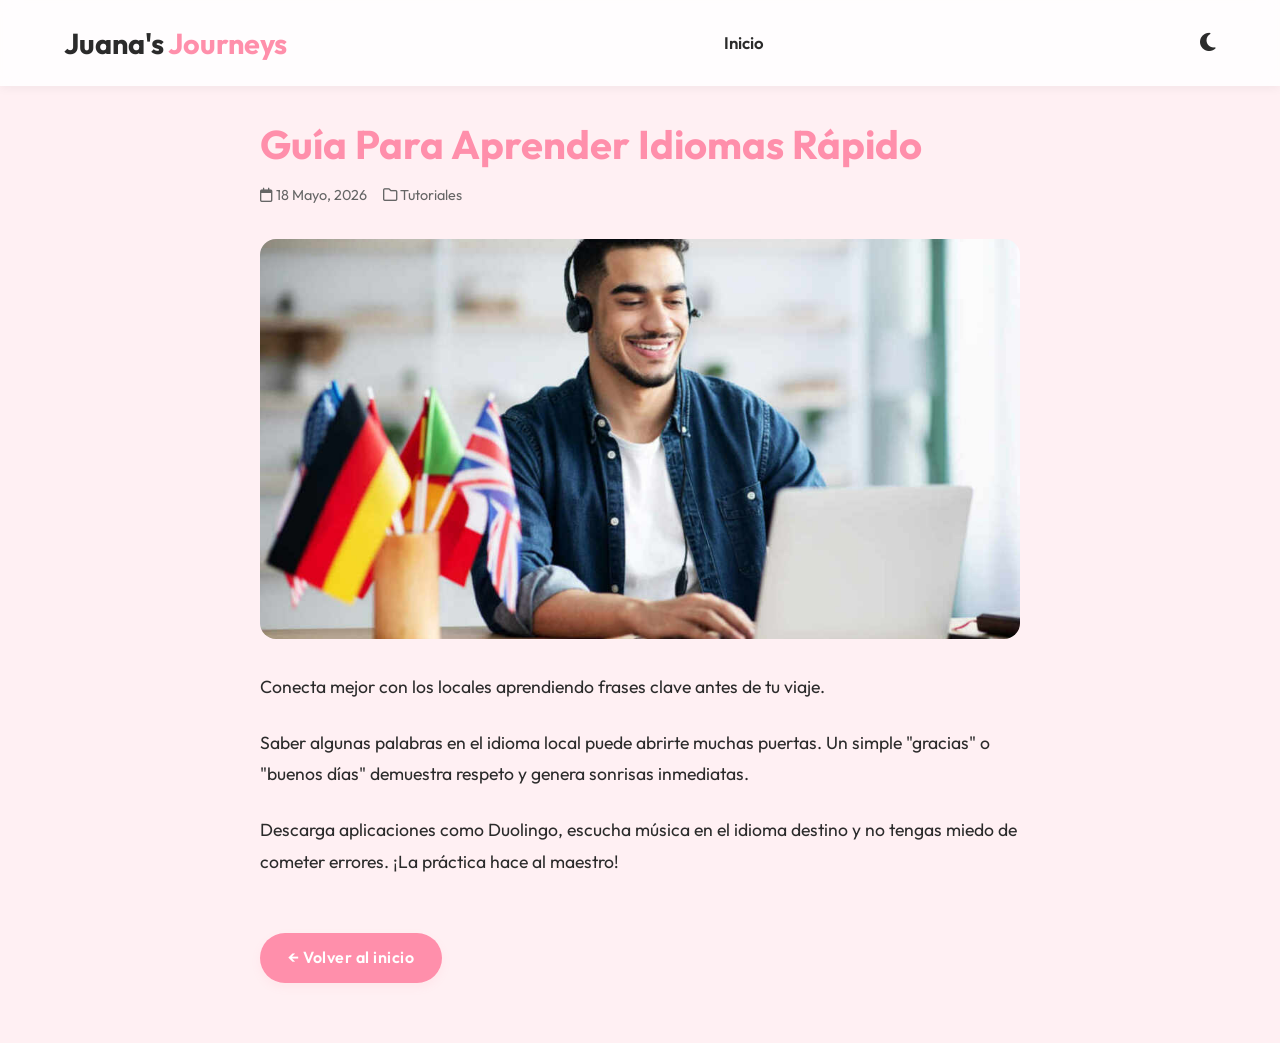
<file: idiomas.html>
<!DOCTYPE html>
<html lang="es">

<head>
    <meta charset="UTF-8">
    <meta name="viewport" content="width=device-width, initial-scale=1.0">
    <title>Guía Para Aprender Idiomas Rápido | Juana's Journeys</title>
    <link href="https://fonts.googleapis.com/css2?family=Outfit:wght@300;400;600;700&display=swap" rel="stylesheet">
    <link rel="stylesheet" href="https://cdnjs.cloudflare.com/ajax/libs/font-awesome/6.4.0/css/all.min.css">
    <link rel="stylesheet" href="css/style.css">
    <style>
        .single-article {
            padding-top: 120px;
            padding-bottom: 60px;
            max-width: 800px;
            margin: 0 auto;
        }

        .single-article img {
            border-radius: var(--border-radius);
            margin-bottom: 2rem;
            width: 100%;
            height: 400px;
            object-fit: cover;
        }

        .single-article h1 {
            font-size: 2.5rem;
            margin-bottom: 1rem;
            color: var(--primary-color);
        }

        .single-article .meta {
            color: var(--text-light);
            margin-bottom: 2rem;
            display: flex;
            gap: 1rem;
            font-size: 0.9rem;
        }

        .single-article p {
            font-size: 1.1rem;
            margin-bottom: 1.5rem;
            line-height: 1.8;
        }

        .logo a {
            color: inherit;
            text-decoration: none;
        }
    </style>
</head>

<body>
    <header class="navbar scrolled">
        <div class="logo"><a href="index.html">Juana's <span>Journeys</span></a></div>
        <nav>
            <ul class="nav-links">
                <li><a href="index.html">Inicio</a></li>
            </ul>
        </nav>
        <div class="nav-controls">
            <button id="theme-toggle" aria-label="Cambiar a modo oscuro">
                <i class="fas fa-moon"></i>
            </button>
        </div>
    </header>

    <main>
        <article class="single-article container fade-in">
            <h1>Guía Para Aprender Idiomas Rápido</h1>
            <div class="meta">
                <span><i class="far fa-calendar"></i> 18 Mayo, 2026</span>
                <span><i class="far fa-folder"></i> Tutoriales</span>
            </div>
            <img src="assets/images/aprenderidiomas.jpg" alt="Café y estudio">
            <p>Conecta mejor con los locales aprendiendo frases clave antes de tu viaje.</p>
            <p>Saber algunas palabras en el idioma local puede abrirte muchas puertas. Un simple "gracias" o "buenos
                días" demuestra respeto y genera sonrisas inmediatas.</p>
            <p>Descarga aplicaciones como Duolingo, escucha música en el idioma destino y no tengas miedo de cometer
                errores. ¡La práctica hace al maestro!</p>
            <a href="index.html" class="btn-primary" style="margin-top: 2rem;">&larr; Volver al inicio</a>
        </article>
    </main>

    <script src="js/script.js"></script>
</body>

</html>
</file>
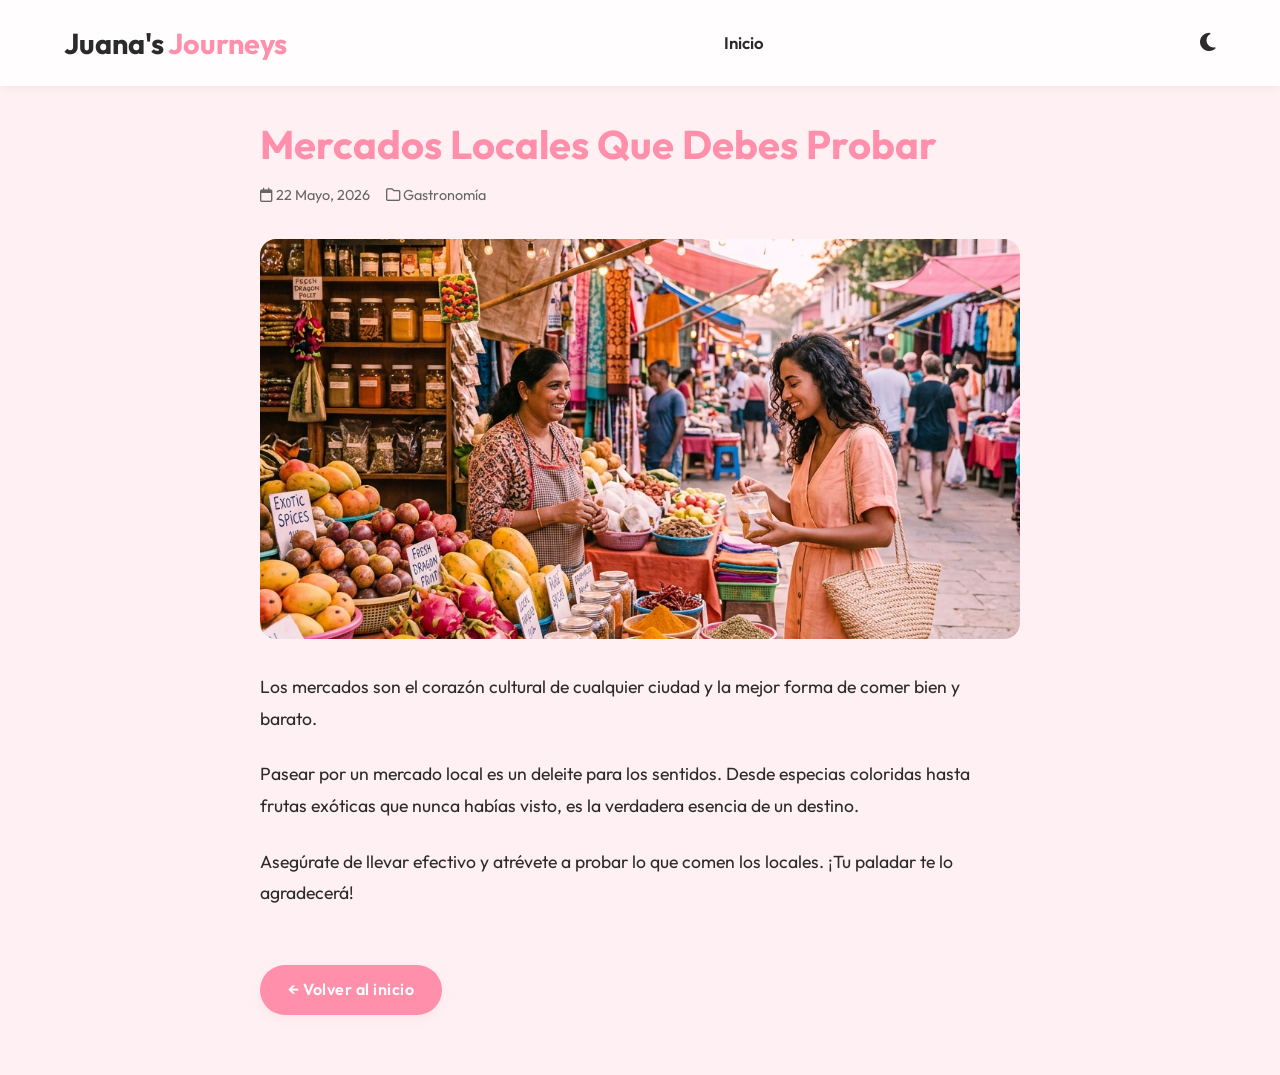
<file: mercados.html>
<!DOCTYPE html>
<html lang="es">

<head>
    <meta charset="UTF-8">
    <meta name="viewport" content="width=device-width, initial-scale=1.0">
    <title>Mercados Locales Que Debes Probar | Juana's Journeys</title>
    <link href="https://fonts.googleapis.com/css2?family=Outfit:wght@300;400;600;700&display=swap" rel="stylesheet">
    <link rel="stylesheet" href="https://cdnjs.cloudflare.com/ajax/libs/font-awesome/6.4.0/css/all.min.css">
    <link rel="stylesheet" href="css/style.css">
    <style>
        .single-article {
            padding-top: 120px;
            padding-bottom: 60px;
            max-width: 800px;
            margin: 0 auto;
        }

        .single-article img {
            border-radius: var(--border-radius);
            margin-bottom: 2rem;
            width: 100%;
            height: 400px;
            object-fit: cover;
        }

        .single-article h1 {
            font-size: 2.5rem;
            margin-bottom: 1rem;
            color: var(--primary-color);
        }

        .single-article .meta {
            color: var(--text-light);
            margin-bottom: 2rem;
            display: flex;
            gap: 1rem;
            font-size: 0.9rem;
        }

        .single-article p {
            font-size: 1.1rem;
            margin-bottom: 1.5rem;
            line-height: 1.8;
        }

        .logo a {
            color: inherit;
            text-decoration: none;
        }
    </style>
</head>

<body>
    <header class="navbar scrolled">
        <div class="logo"><a href="index.html">Juana's <span>Journeys</span></a></div>
        <nav>
            <ul class="nav-links">
                <li><a href="index.html">Inicio</a></li>
            </ul>
        </nav>
        <div class="nav-controls">
            <button id="theme-toggle" aria-label="Cambiar a modo oscuro">
                <i class="fas fa-moon"></i>
            </button>
        </div>
    </header>

    <main>
        <article class="single-article container fade-in">
            <h1>Mercados Locales Que Debes Probar</h1>
            <div class="meta">
                <span><i class="far fa-calendar"></i> 22 Mayo, 2026</span>
                <span><i class="far fa-folder"></i> Gastronomía</span>
            </div>
            <img src="assets/images/market.png" alt="Mercado">
            <p>Los mercados son el corazón cultural de cualquier ciudad y la mejor forma de comer bien y barato.</p>
            <p>Pasear por un mercado local es un deleite para los sentidos. Desde especias coloridas hasta frutas
                exóticas que nunca habías visto, es la verdadera esencia de un destino.</p>
            <p>Asegúrate de llevar efectivo y atrévete a probar lo que comen los locales. ¡Tu paladar te lo agradecerá!
            </p>
            <a href="index.html" class="btn-primary" style="margin-top: 2rem;">&larr; Volver al inicio</a>
        </article>
    </main>

    <script src="js/script.js"></script>
</body>

</html>
</file>
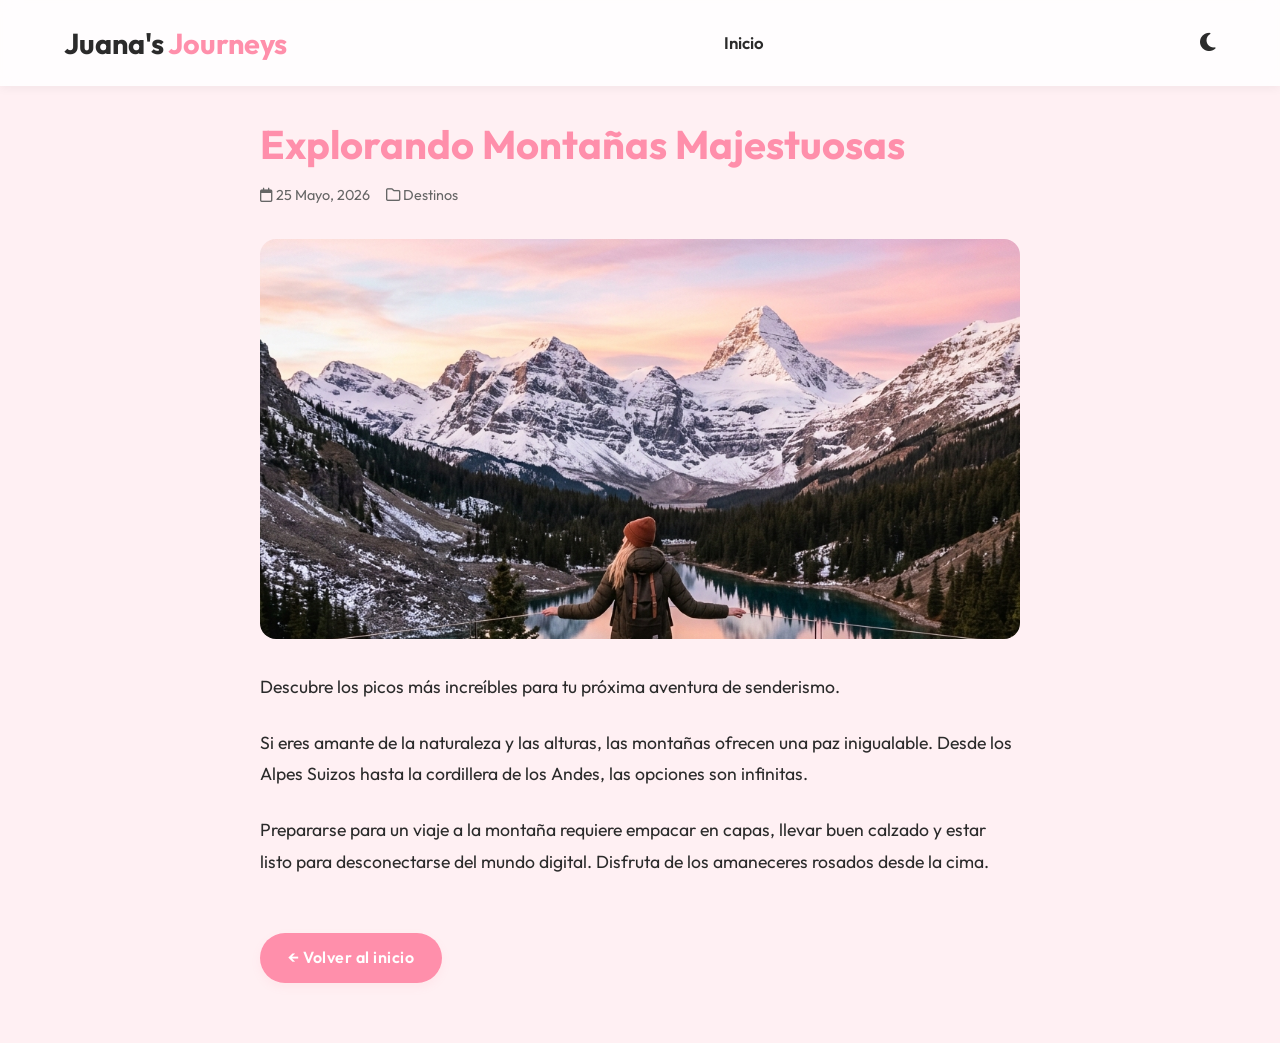
<file: montanas.html>
<!DOCTYPE html>
<html lang="es">

<head>
    <meta charset="UTF-8">
    <meta name="viewport" content="width=device-width, initial-scale=1.0">
    <title>Explorando Montañas Majestuosas | Juana's Journeys</title>
    <link href="https://fonts.googleapis.com/css2?family=Outfit:wght@300;400;600;700&display=swap" rel="stylesheet">
    <link rel="stylesheet" href="https://cdnjs.cloudflare.com/ajax/libs/font-awesome/6.4.0/css/all.min.css">
    <link rel="stylesheet" href="css/style.css">
    <style>
        .single-article {
            padding-top: 120px;
            padding-bottom: 60px;
            max-width: 800px;
            margin: 0 auto;
        }

        .single-article img {
            border-radius: var(--border-radius);
            margin-bottom: 2rem;
            width: 100%;
            height: 400px;
            object-fit: cover;
        }

        .single-article h1 {
            font-size: 2.5rem;
            margin-bottom: 1rem;
            color: var(--primary-color);
        }

        .single-article .meta {
            color: var(--text-light);
            margin-bottom: 2rem;
            display: flex;
            gap: 1rem;
            font-size: 0.9rem;
        }

        .single-article p {
            font-size: 1.1rem;
            margin-bottom: 1.5rem;
            line-height: 1.8;
        }

        .logo a {
            color: inherit;
            text-decoration: none;
        }
    </style>
</head>

<body>
    <header class="navbar scrolled">
        <div class="logo"><a href="index.html">Juana's <span>Journeys</span></a></div>
        <nav>
            <ul class="nav-links">
                <li><a href="index.html">Inicio</a></li>
            </ul>
        </nav>
        <div class="nav-controls">
            <button id="theme-toggle" aria-label="Cambiar a modo oscuro">
                <i class="fas fa-moon"></i>
            </button>
        </div>
    </header>

    <main>
        <article class="single-article container fade-in">
            <h1>Explorando Montañas Majestuosas</h1>
            <div class="meta">
                <span><i class="far fa-calendar"></i> 25 Mayo, 2026</span>
                <span><i class="far fa-folder"></i> Destinos</span>
            </div>
            <img src="assets/images/mountain.png" alt="Montañas">
            <p>Descubre los picos más increíbles para tu próxima aventura de senderismo.</p>
            <p>Si eres amante de la naturaleza y las alturas, las montañas ofrecen una paz inigualable. Desde los Alpes
                Suizos hasta la cordillera de los Andes, las opciones son infinitas.</p>
            <p>Prepararse para un viaje a la montaña requiere empacar en capas, llevar buen calzado y estar listo para
                desconectarse del mundo digital. Disfruta de los amaneceres rosados desde la cima.</p>
            <a href="index.html" class="btn-primary" style="margin-top: 2rem;">&larr; Volver al inicio</a>
        </article>
    </main>

    <script src="js/script.js"></script>
</body>

</html>
</file>
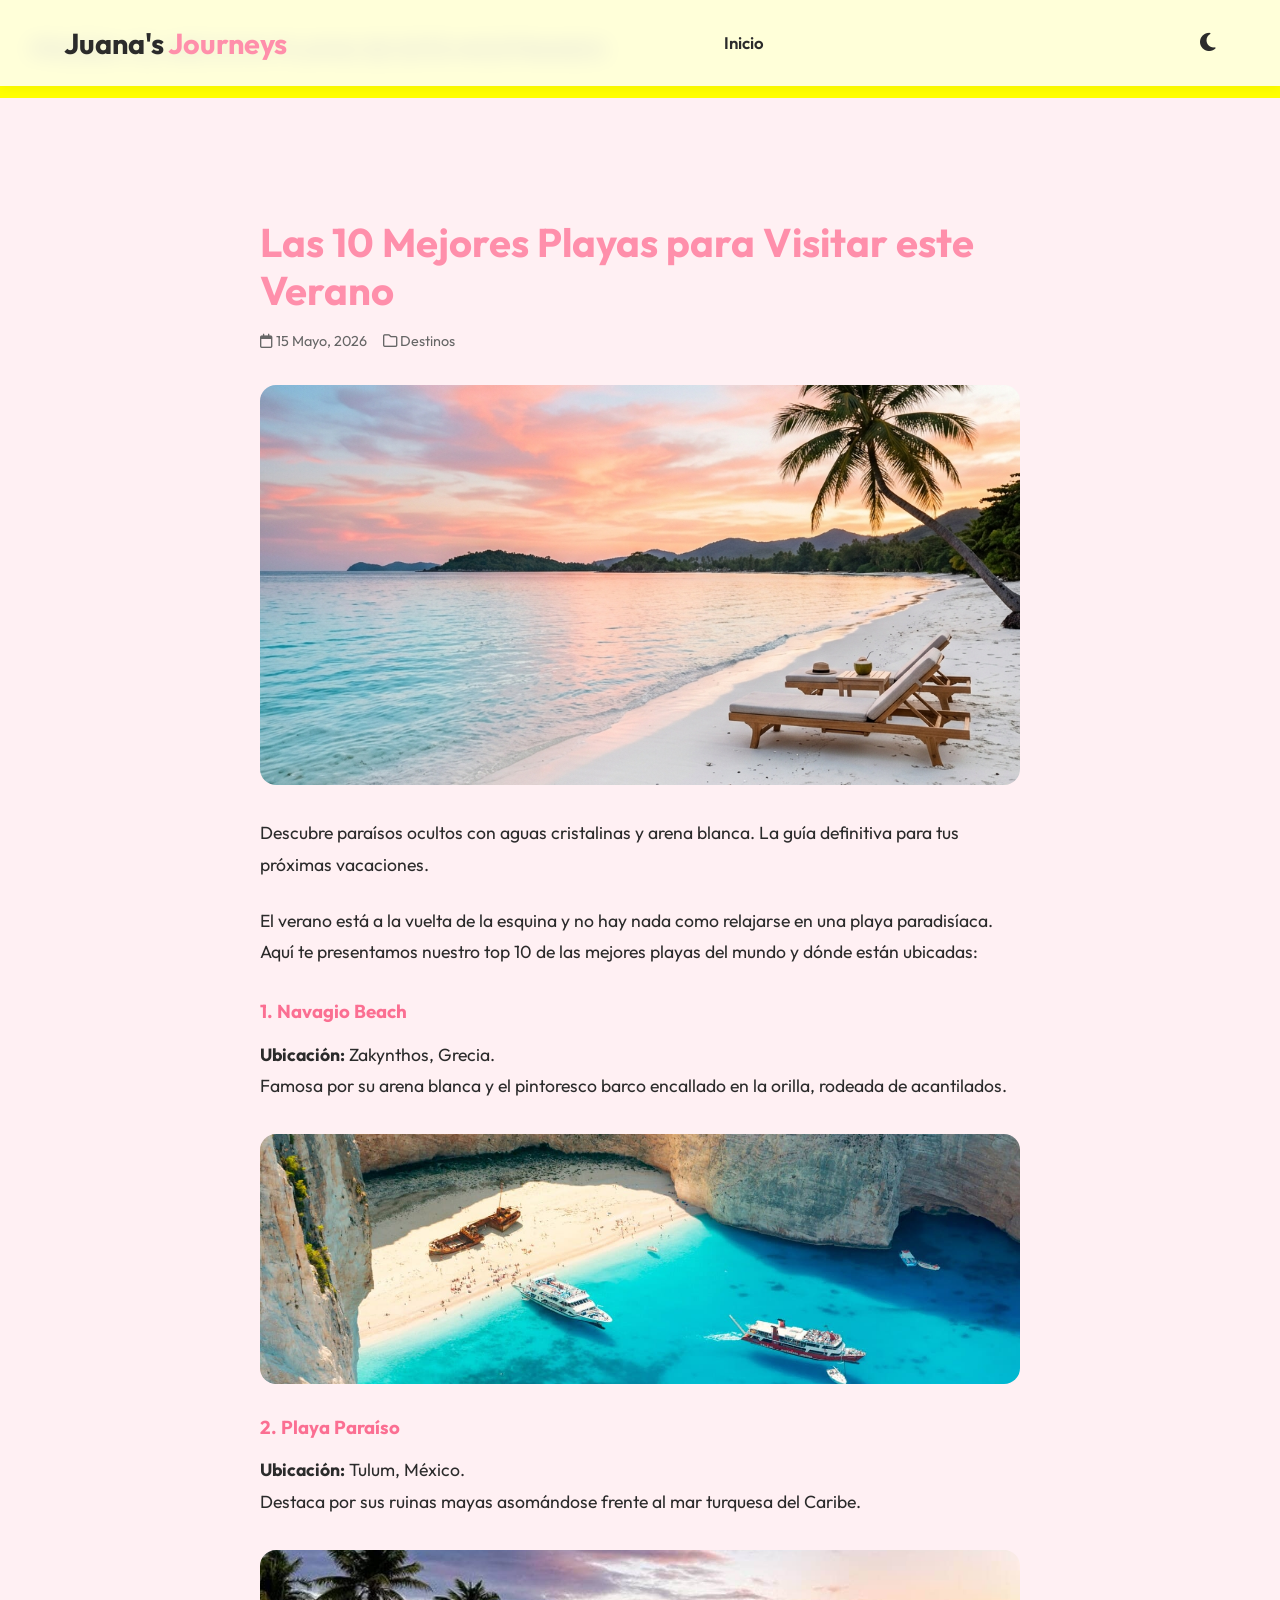
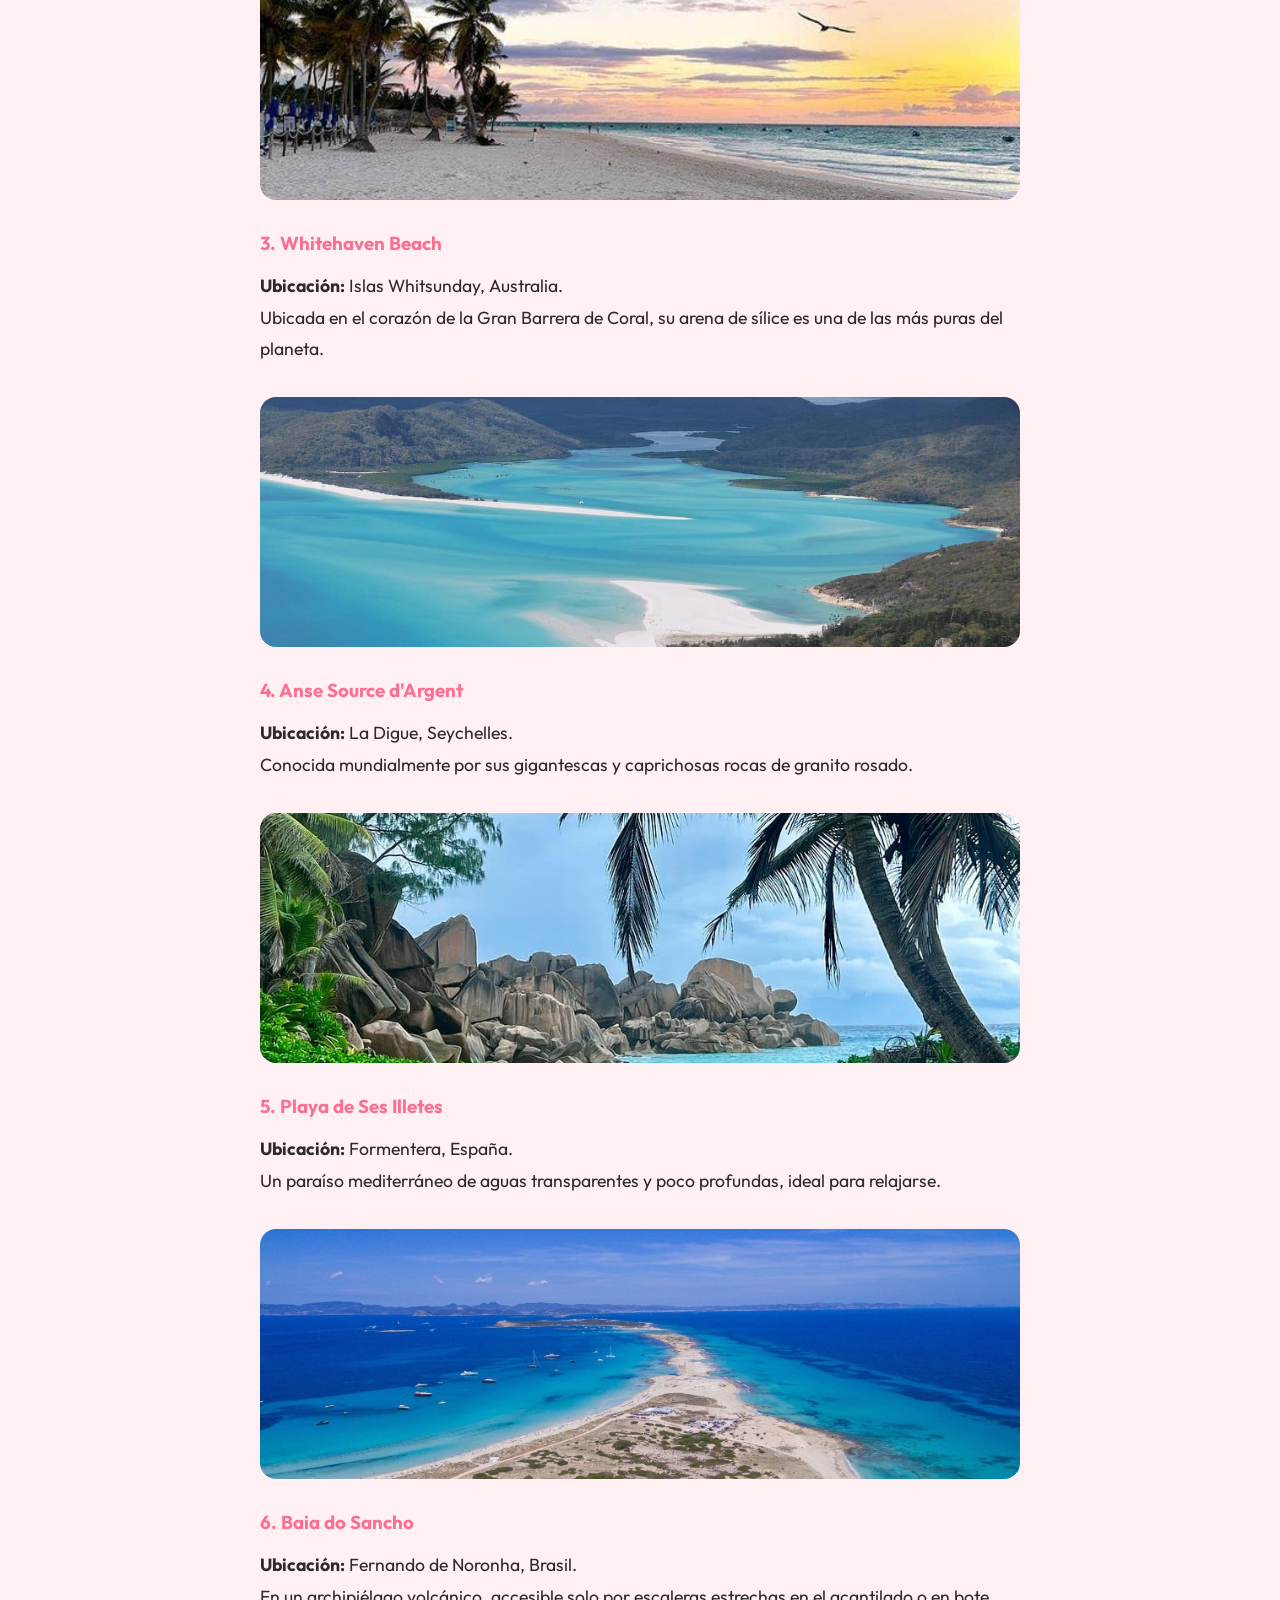
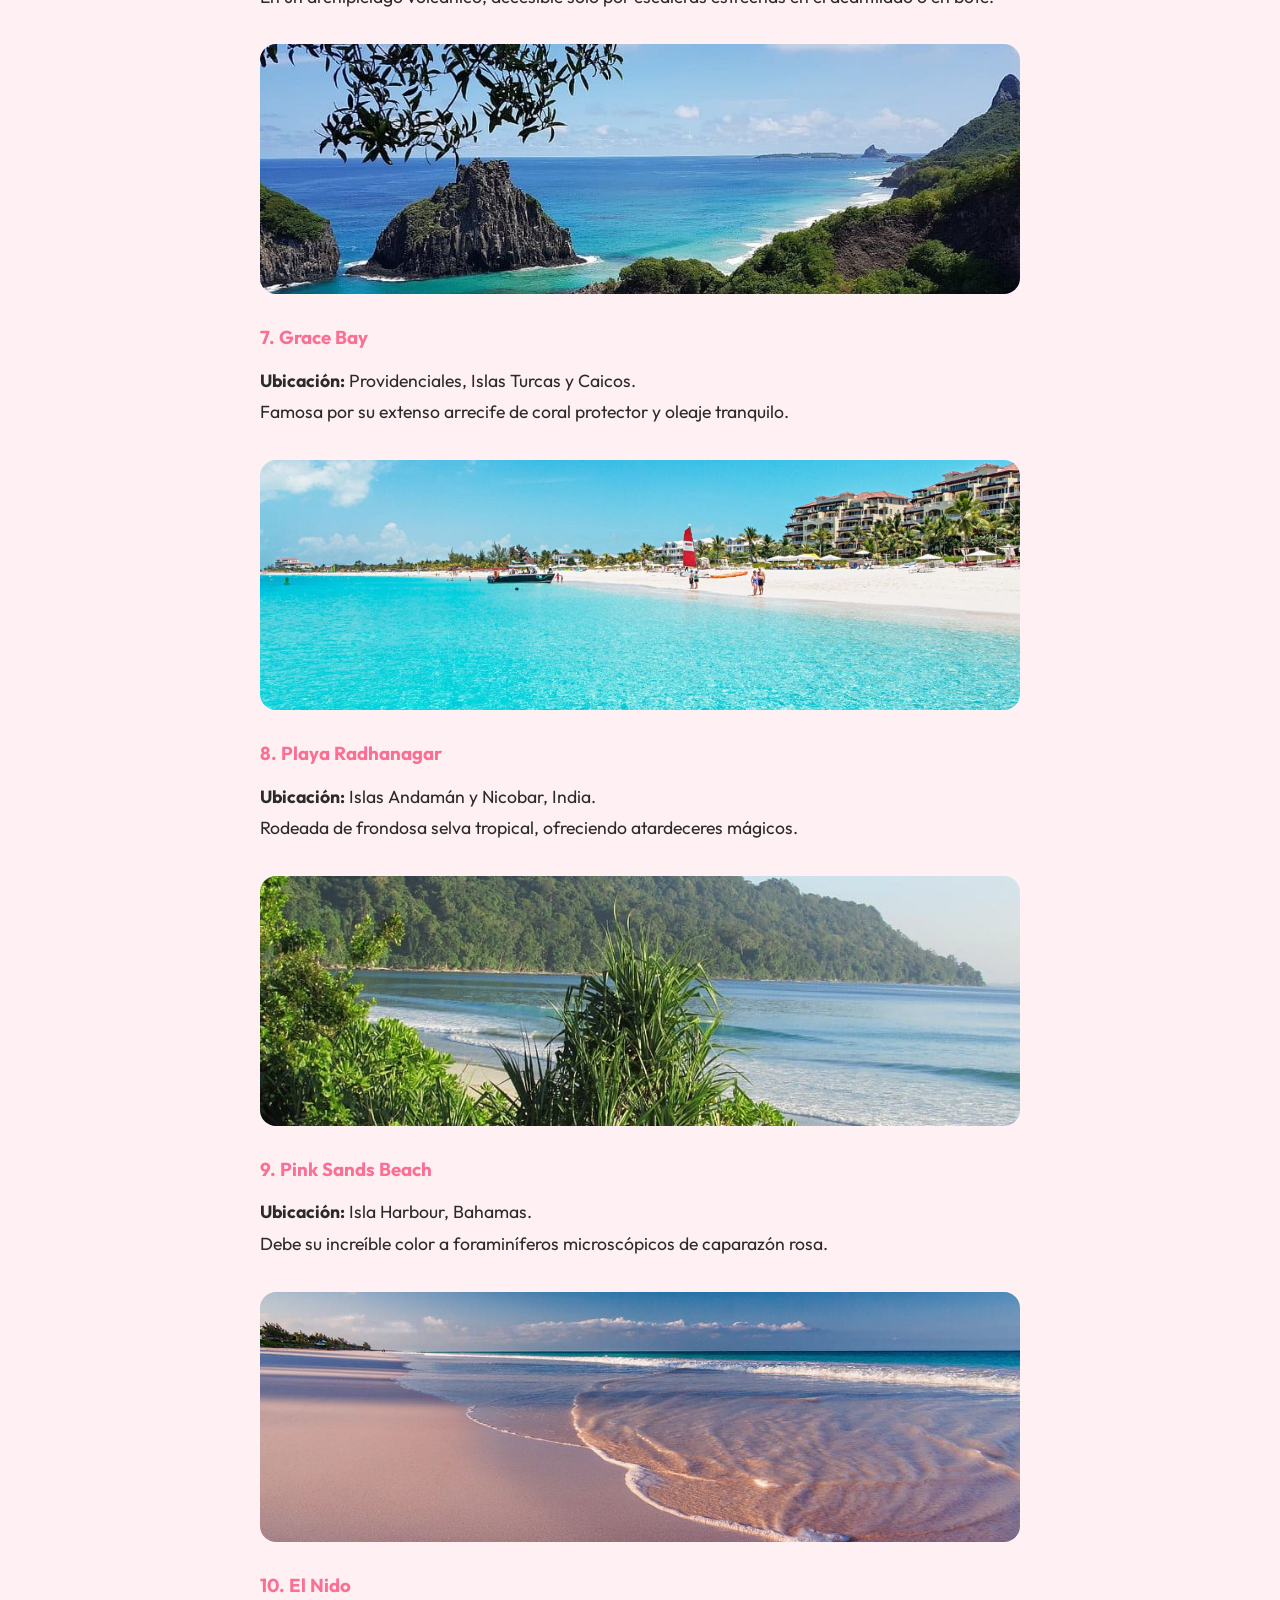
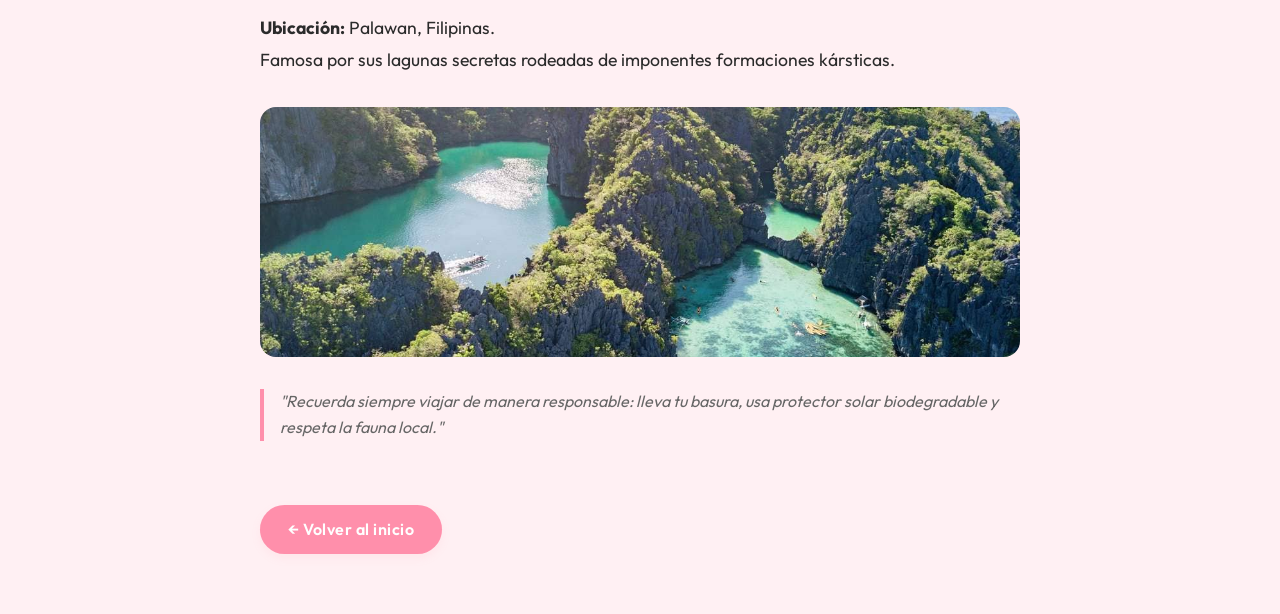
<file: playas.html>
<!DOCTYPE html>
<html lang="es">

<head>
    <meta charset="UTF-8">
    <meta name="viewport" content="width=device-width, initial-scale=1.0">
    <title>Las 10 Mejores Playas para Visitar este Verano | Juana's Journeys</title>
    <link href="https://fonts.googleapis.com/css2?family=Outfit:wght@300;400;600;700&display=swap" rel="stylesheet">
    <link rel="stylesheet" href="https://cdnjs.cloudflare.com/ajax/libs/font-awesome/6.4.0/css/all.min.css">
    <link rel="stylesheet" href="css/style.css">
    <style>
        .single-article {
            padding-top: 120px;
            padding-bottom: 60px;
            max-width: 800px;
            margin: 0 auto;
        }

        .single-article img {
            border-radius: var(--border-radius);
            margin-bottom: 2rem;
            width: 100%;
            height: 400px;
            object-fit: cover;
        }

        .single-article h1 {
            font-size: 2.5rem;
            margin-bottom: 1rem;
            color: var(--primary-color);
        }

        .single-article .meta {
            color: var(--text-light);
            margin-bottom: 2rem;
            display: flex;
            gap: 1rem;
            font-size: 0.9rem;
        }

        .single-article p {
            font-size: 1.1rem;
            margin-bottom: 1.5rem;
            line-height: 1.8;
        }

        .logo a {
            color: inherit;
            text-decoration: none;
        }
    </style>
</head>

<body>
    <header class="navbar scrolled">
        <div class="logo"><a href="index.html">Juana's <span>Journeys</span></a></div>
        <nav>
            <ul class="nav-links">
                <li><a href="index.html">Inicio</a></li>
            </ul>
        </nav>
        <div class="nav-controls">
            <button id="theme-toggle" aria-label="Cambiar a modo oscuro">
                <i class="fas fa-moon"></i>
            </button>
        </div>
    </header>

    <main>
        <div style="background: yellow; color: black; padding: 30px; font-size: 24px;">
    PRUEBA: EL ARCHIVO PLAYAS SE ESTÁ MOSTRANDO
</div>
        <article class="single-article container appear">
            <h1>Las 10 Mejores Playas para Visitar este Verano</h1>
            <div class="meta">
                <span><i class="far fa-calendar"></i> 15 Mayo, 2026</span>
                <span><i class="far fa-folder"></i> Destinos</span>
            </div>
            <img src="assets/images/beach.png" alt="Playa Paraíso">
            <p>Descubre paraísos ocultos con aguas cristalinas y arena blanca. La guía definitiva para tus próximas
                vacaciones.</p>
            <p>El verano está a la vuelta de la esquina y no hay nada como relajarse en una playa paradisíaca. Aquí te
                presentamos nuestro top 10 de las mejores playas del mundo y dónde están ubicadas:</p>

            <div style="margin: 2rem 0;">
                <h3 style="color: var(--primary-dark);">1. Navagio Beach</h3>
                <p><strong>Ubicación:</strong> Zakynthos, Grecia. <br>Famosa por su arena blanca y el pintoresco barco
                    encallado en la orilla, rodeada de acantilados.</p>
                <img src="assets/images/NavagioBeach.jpg" alt="Paisaje natural"
                    style="height: 250px; margin: 2rem 0; object-fit: cover;">
                <h3 style="color: var(--primary-dark);">2. Playa Paraíso</h3>
                <p><strong>Ubicación:</strong> Tulum, México. <br>Destaca por sus ruinas mayas asomándose frente al mar
                    turquesa del Caribe.</p>
                <img src="assets/images/Playaparaiso.jpg" alt="Paisaje natural"
                    style="height: 250px; margin: 2rem 0; object-fit: cover;">
                <h3 style="color: var(--primary-dark);">3. Whitehaven Beach</h3>
                <p><strong>Ubicación:</strong> Islas Whitsunday, Australia. <br>Ubicada en el corazón de la Gran Barrera
                    de Coral, su arena de sílice es una de las más puras del planeta.</p>
                <img src="assets/images/WhitehavenBeach.jpg" alt="Paisaje natural"
                    style="height: 250px; margin: 2rem 0; object-fit: cover;">
                <h3 style="color: var(--primary-dark);">4. Anse Source d'Argent</h3>
                <p><strong>Ubicación:</strong> La Digue, Seychelles. <br>Conocida mundialmente por sus gigantescas y
                    caprichosas rocas de granito rosado.</p>
                <img src="assets/images/AnseSourced'Argent.jpg" alt="Paisaje natural"
                    style="height: 250px; margin: 2rem 0; object-fit: cover;">
                <h3 style="color: var(--primary-dark);">5. Playa de Ses Illetes</h3>
                <p><strong>Ubicación:</strong> Formentera, España. <br>Un paraíso mediterráneo de aguas transparentes y
                    poco profundas, ideal para relajarse.</p>
                <img src="assets/images/PlayadeSesIlletes.jpg" alt="Paisaje natural"
                    style="height: 250px; margin: 2rem 0; object-fit: cover;">
                <h3 style="color: var(--primary-dark);">6. Baia do Sancho</h3>
                <p><strong>Ubicación:</strong> Fernando de Noronha, Brasil. <br>En un archipiélago volcánico, accesible
                    solo por escaleras estrechas en el acantilado o en bote.</p>
                <img src="assets/images/BaiadoSancho.jpg" alt="Paisaje natural"
                    style="height: 250px; margin: 2rem 0; object-fit: cover;">
                <h3 style="color: var(--primary-dark);">7. Grace Bay</h3>
                <p><strong>Ubicación:</strong> Providenciales, Islas Turcas y Caicos. <br>Famosa por su extenso arrecife
                    de coral protector y oleaje tranquilo.</p>
                <img src="assets/images/GraceBay.jpg" alt="Paisaje natural"
                    style="height: 250px; margin: 2rem 0; object-fit: cover;">
                <h3 style="color: var(--primary-dark);">8. Playa Radhanagar</h3>
                <p><strong>Ubicación:</strong> Islas Andamán y Nicobar, India. <br>Rodeada de frondosa selva tropical,
                    ofreciendo atardeceres mágicos.</p>
                <img src="assets/images/PlayaRadhanagar.jpg" alt="Paisaje natural"
                    style="height: 250px; margin: 2rem 0; object-fit: cover;">
                <h3 style="color: var(--primary-dark);">9. Pink Sands Beach</h3>
                <p><strong>Ubicación:</strong> Isla Harbour, Bahamas. <br>Debe su increíble color a foraminíferos
                    microscópicos de caparazón rosa.</p>
                <img src="assets/images/PinkSandsBeach.jpg" alt="Paisaje natural"
                    style="height: 250px; margin: 2rem 0; object-fit: cover;">
                <h3 style="color: var(--primary-dark);">10. El Nido</h3>
                <p><strong>Ubicación:</strong> Palawan, Filipinas. <br>Famosa por sus lagunas secretas rodeadas de
                    imponentes formaciones kársticas.</p>
                <img src="assets/images/ElNido.jpg" alt="Paisaje natural"
                    style="height: 250px; margin: 2rem 0; object-fit: cover;">
            </div>

            <blockquote
                style="border-left: 4px solid var(--primary-color); padding-left: 1rem; margin: 2rem 0; font-style: italic; color: var(--text-light);">
                "Recuerda siempre viajar de manera responsable: lleva tu basura, usa protector solar biodegradable y
                respeta la fauna local."
            </blockquote>
            <a href="index.html" class="btn-primary" style="margin-top: 2rem;">&larr; Volver al inicio</a>
        </article>
    </main>

    <script src="js/script.js"></script>
</body>

</html>
</file>
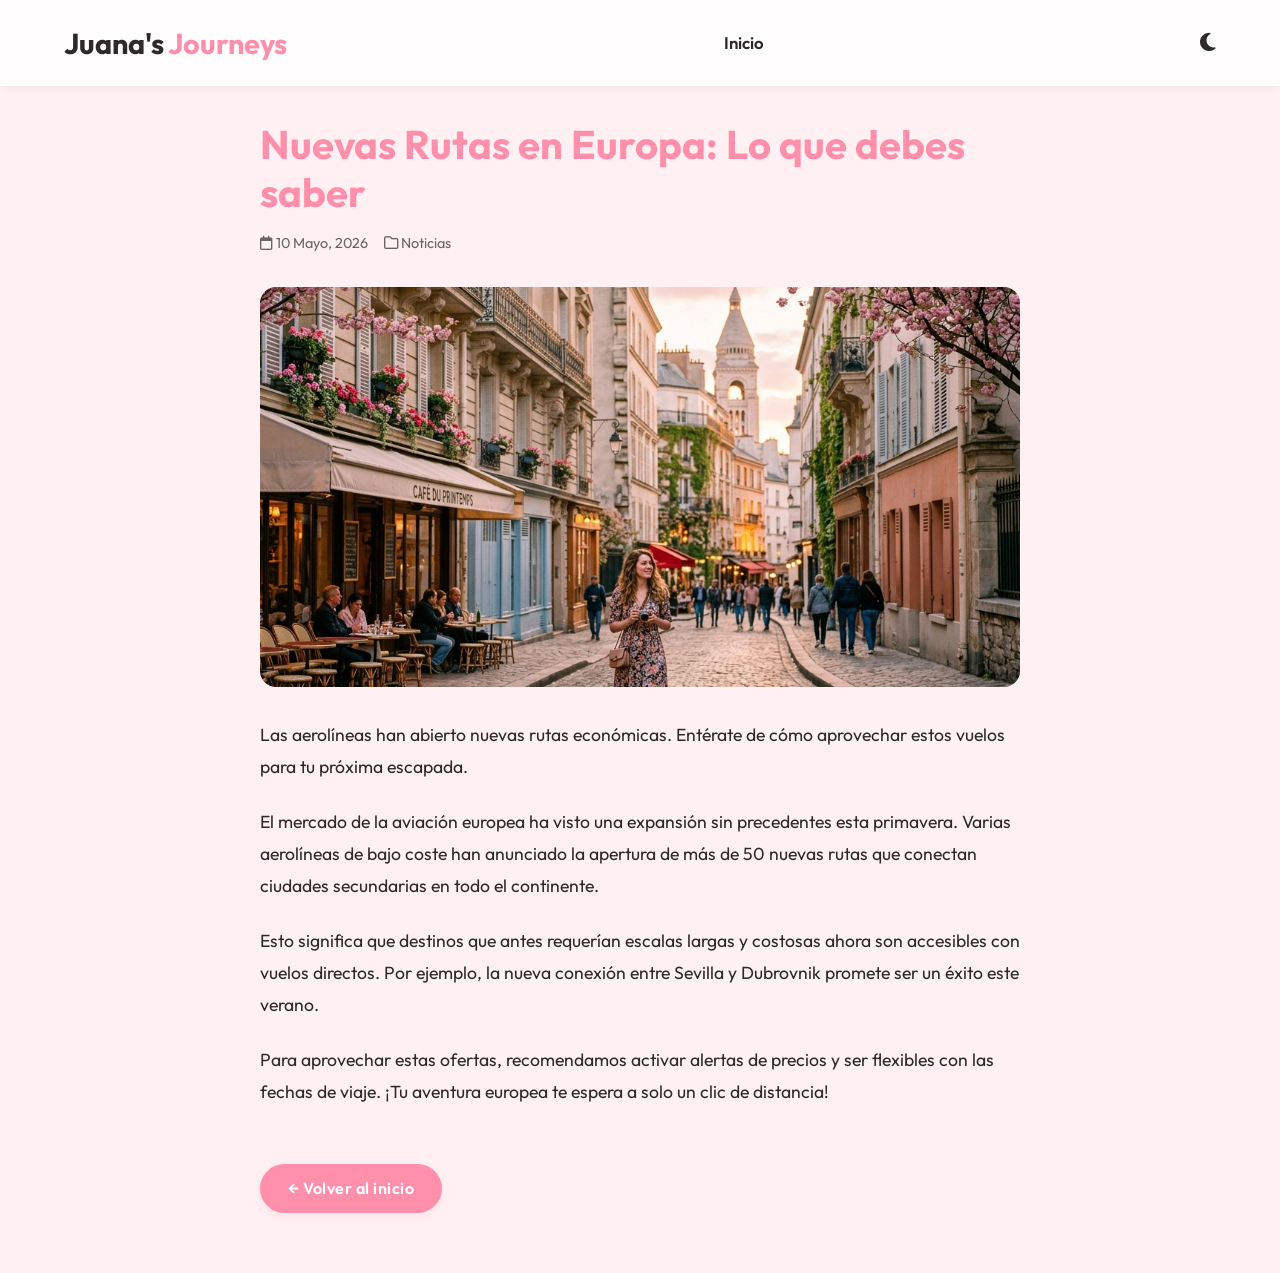
<file: rutas.html>
<!DOCTYPE html>
<html lang="es">

<head>
    <meta charset="UTF-8">
    <meta name="viewport" content="width=device-width, initial-scale=1.0">
    <title>Nuevas Rutas en Europa | Juana's Journeys</title>
    <link href="https://fonts.googleapis.com/css2?family=Outfit:wght@300;400;600;700&display=swap" rel="stylesheet">
    <link rel="stylesheet" href="https://cdnjs.cloudflare.com/ajax/libs/font-awesome/6.4.0/css/all.min.css">
    <link rel="stylesheet" href="css/style.css">
    <style>
        .single-article {
            padding-top: 120px;
            padding-bottom: 60px;
            max-width: 800px;
            margin: 0 auto;
        }

        .single-article img {
            border-radius: var(--border-radius);
            margin-bottom: 2rem;
            width: 100%;
            height: 400px;
            object-fit: cover;
        }

        .single-article h1 {
            font-size: 2.5rem;
            margin-bottom: 1rem;
            color: var(--primary-color);
        }

        .single-article .meta {
            color: var(--text-light);
            margin-bottom: 2rem;
            display: flex;
            gap: 1rem;
            font-size: 0.9rem;
        }

        .single-article p {
            font-size: 1.1rem;
            margin-bottom: 1.5rem;
            line-height: 1.8;
        }

        .logo a {
            color: inherit;
            text-decoration: none;
        }
    </style>
</head>

<body>
    <header class="navbar scrolled">
        <div class="logo"><a href="index.html">Juana's <span>Journeys</span></a></div>
        <nav>
            <ul class="nav-links">
                <li><a href="index.html">Inicio</a></li>
            </ul>
        </nav>
        <div class="nav-controls">
            <button id="theme-toggle" aria-label="Cambiar a modo oscuro">
                <i class="fas fa-moon"></i>
            </button>
        </div>
    </header>

    <main>
        <article class="single-article container fade-in">
            <h1>Nuevas Rutas en Europa: Lo que debes saber</h1>
            <div class="meta">
                <span><i class="far fa-calendar"></i> 10 Mayo, 2026</span>
                <span><i class="far fa-folder"></i> Noticias</span>
            </div>
            <img src="assets/images/city.png" alt="Calle Europea">
            <p>Las aerolíneas han abierto nuevas rutas económicas. Entérate de cómo aprovechar estos vuelos para tu
                próxima escapada.</p>
            <p>El mercado de la aviación europea ha visto una expansión sin precedentes esta primavera. Varias
                aerolíneas de bajo coste han anunciado la apertura de más de 50 nuevas rutas que conectan ciudades
                secundarias en todo el continente.</p>
            <p>Esto significa que destinos que antes requerían escalas largas y costosas ahora son accesibles con vuelos
                directos. Por ejemplo, la nueva conexión entre Sevilla y Dubrovnik promete ser un éxito este verano.</p>
            <p>Para aprovechar estas ofertas, recomendamos activar alertas de precios y ser flexibles con las fechas de
                viaje. ¡Tu aventura europea te espera a solo un clic de distancia!</p>
            <a href="index.html" class="btn-primary" style="margin-top: 2rem;">&larr; Volver al inicio</a>
        </article>
    </main>

    <script src="js/script.js"></script>
</body>

</html>
</file>
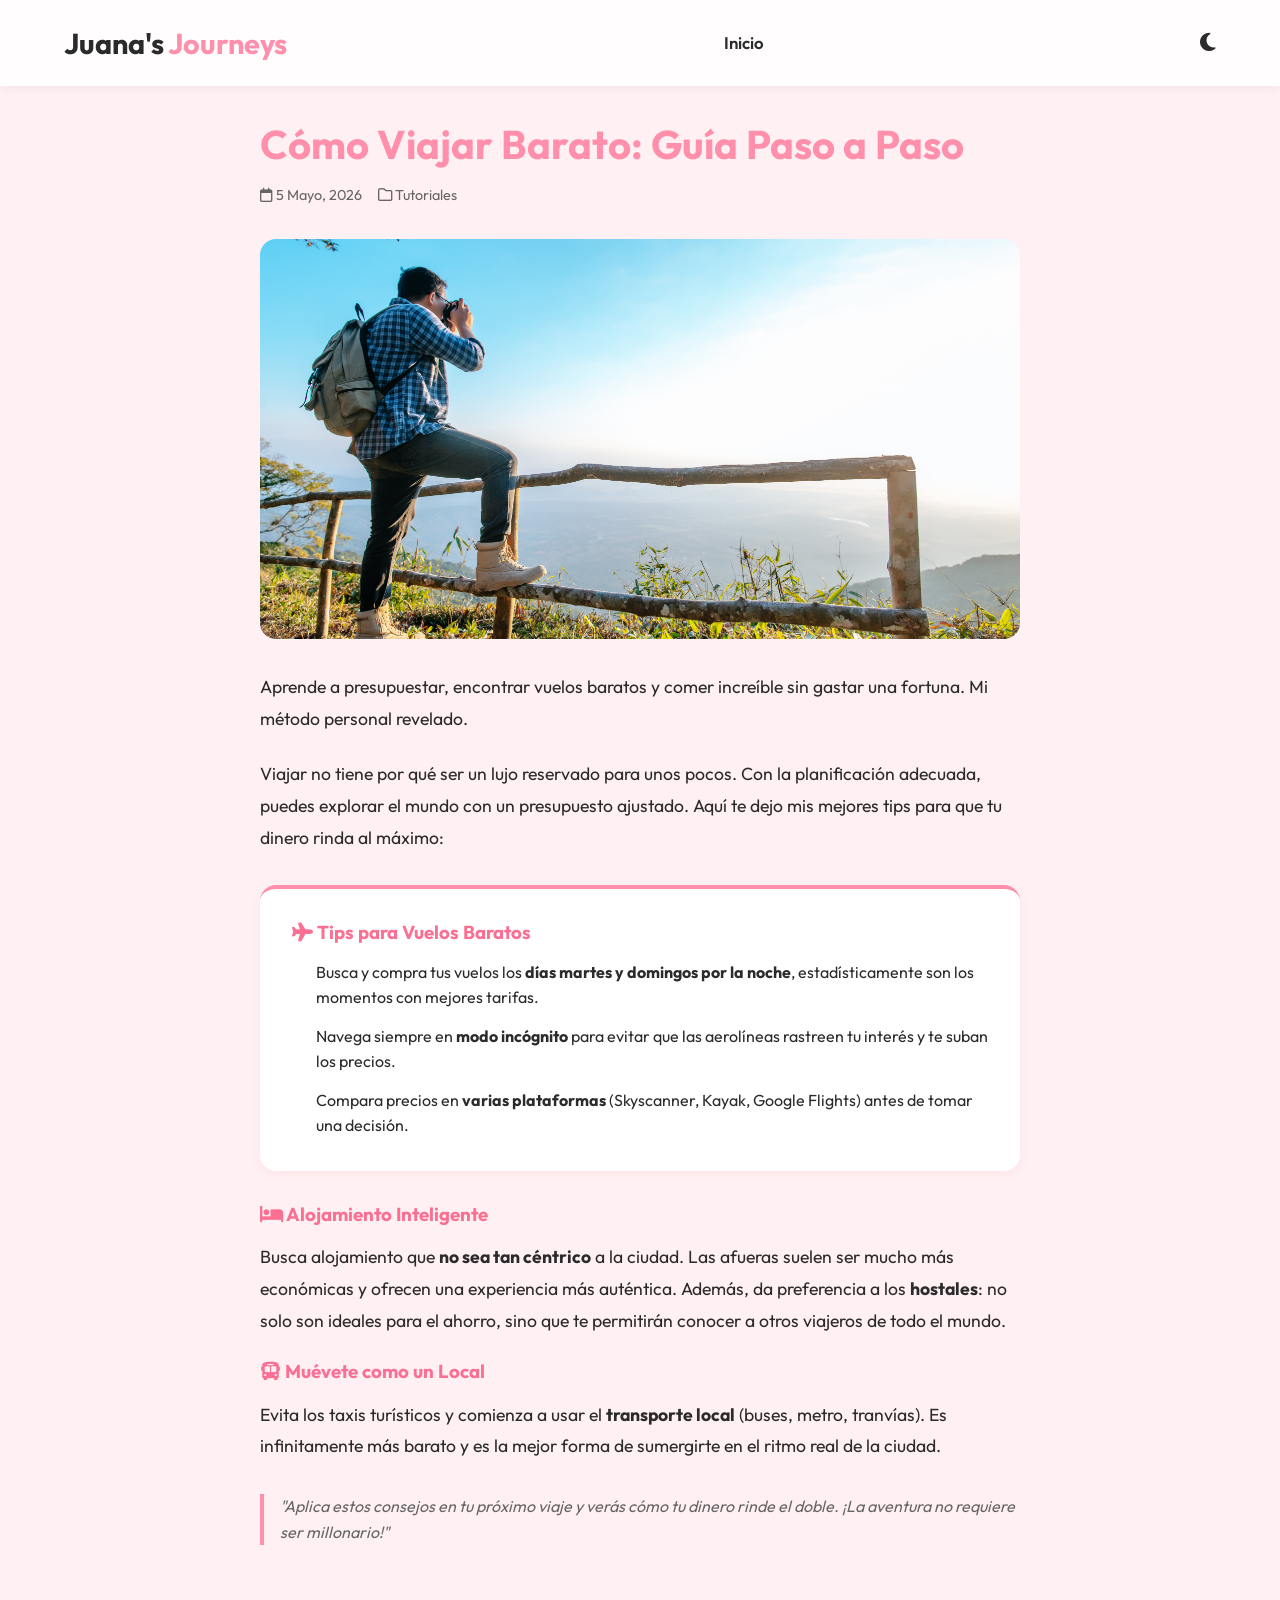
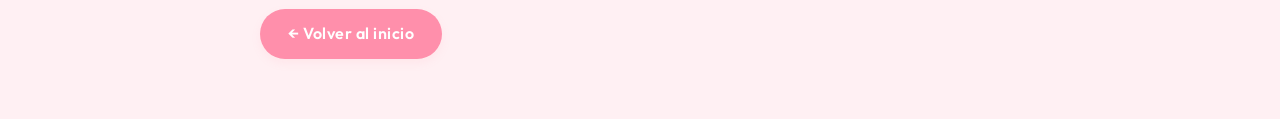
<file: viajar-barato.html>
<!DOCTYPE html>
<html lang="es">

<head>
    <meta charset="UTF-8">
    <meta name="viewport" content="width=device-width, initial-scale=1.0">
    <title>Cómo Viajar Barato | Juana's Journeys</title>
    <link href="https://fonts.googleapis.com/css2?family=Outfit:wght@300;400;600;700&display=swap" rel="stylesheet">
    <link rel="stylesheet" href="https://cdnjs.cloudflare.com/ajax/libs/font-awesome/6.4.0/css/all.min.css">
    <link rel="stylesheet" href="css/style.css">
    <style>
        .single-article {
            padding-top: 120px;
            padding-bottom: 60px;
            max-width: 800px;
            margin: 0 auto;
        }

        .single-article img {
            border-radius: var(--border-radius);
            margin-bottom: 2rem;
            width: 100%;
            height: 400px;
            object-fit: cover;
        }

        .single-article h1 {
            font-size: 2.5rem;
            margin-bottom: 1rem;
            color: var(--primary-color);
        }

        .single-article .meta {
            color: var(--text-light);
            margin-bottom: 2rem;
            display: flex;
            gap: 1rem;
            font-size: 0.9rem;
        }

        .single-article p {
            font-size: 1.1rem;
            margin-bottom: 1.5rem;
            line-height: 1.8;
        }

        .logo a {
            color: inherit;
            text-decoration: none;
        }
    </style>
</head>

<body>
    <header class="navbar scrolled">
        <div class="logo"><a href="index.html">Juana's <span>Journeys</span></a></div>
        <nav>
            <ul class="nav-links">
                <li><a href="index.html">Inicio</a></li>
            </ul>
        </nav>
        <div class="nav-controls">
            <button id="theme-toggle" aria-label="Cambiar a modo oscuro">
                <i class="fas fa-moon"></i>
            </button>
        </div>
    </header>

    <main>
        <article class="single-article container fade-in">
            <h1>Cómo Viajar Barato: Guía Paso a Paso</h1>
            <div class="meta">
                <span><i class="far fa-calendar"></i> 5 Mayo, 2026</span>
                <span><i class="far fa-folder"></i> Tutoriales</span>
            </div>
            <img src="assets/images/Viajero.jpg" alt="Café acogedor">
            <p>Aprende a presupuestar, encontrar vuelos baratos y comer increíble sin gastar una fortuna. Mi método
                personal revelado.</p>
            <p>Viajar no tiene por qué ser un lujo reservado para unos pocos. Con la planificación adecuada, puedes
                explorar el mundo con un presupuesto ajustado. Aquí te dejo mis mejores tips para que tu dinero rinda al
                máximo:</p>

            <div
                style="background-color: var(--bg-card); padding: 2rem; border-radius: var(--border-radius); margin: 2rem 0; box-shadow: var(--shadow-sm); border-top: 4px solid var(--primary-color);">
                <h3 style="margin-top: 0; color: var(--primary-dark);"><i class="fas fa-plane"></i> Tips para Vuelos
                    Baratos</h3>
                <ul style="padding-left: 1.5rem; margin-bottom: 0;">
                    <li style="margin-bottom: 0.8rem;">Busca y compra tus vuelos los <strong>días martes y domingos por
                            la noche</strong>, estadísticamente son los momentos con mejores tarifas.</li>
                    <li style="margin-bottom: 0.8rem;">Navega siempre en <strong>modo incógnito</strong> para evitar que
                        las aerolíneas rastreen tu interés y te suban los precios.</li>
                    <li>Compara precios en <strong>varias plataformas</strong> (Skyscanner, Kayak, Google Flights) antes
                        de tomar una decisión.</li>
                </ul>
            </div>

            <h3 style="color: var(--primary-dark);"><i class="fas fa-bed"></i> Alojamiento Inteligente</h3>
            <p>Busca alojamiento que <strong>no sea tan céntrico</strong> a la ciudad. Las afueras suelen ser mucho más
                económicas y ofrecen una experiencia más auténtica. Además, da preferencia a los
                <strong>hostales</strong>: no solo son ideales para el ahorro, sino que te permitirán conocer a otros
                viajeros de todo el mundo.
            </p>

            <h3 style="color: var(--primary-dark);"><i class="fas fa-bus"></i> Muévete como un Local</h3>
            <p>Evita los taxis turísticos y comienza a usar el <strong>transporte local</strong> (buses, metro,
                tranvías). Es infinitamente más barato y es la mejor forma de sumergirte en el ritmo real de la ciudad.
            </p>

            <blockquote
                style="border-left: 4px solid var(--primary-color); padding-left: 1rem; margin: 2rem 0; font-style: italic; color: var(--text-light);">
                "Aplica estos consejos en tu próximo viaje y verás cómo tu dinero rinde el doble. ¡La aventura no
                requiere ser millonario!"
            </blockquote>
            <a href="index.html" class="btn-primary" style="margin-top: 2rem;">&larr; Volver al inicio</a>
        </article>
    </main>

    <script src="js/script.js"></script>
</body>

</html>
</file>
<file: css/style.css>
/* 
  ===========================================
  DESIGN SYSTEM & VARIABLES
  ===========================================
*/
:root {
    /* Color Palette - Light Mode (Pastel Pink Theme) */
    --primary-color: #FF8FAB; /* Vibrant pastel pink */
    --primary-light: #FFC2D1; /* Lighter pink for hover/backgrounds */
    --primary-dark: #FB6F92; /* Darker pink for active states */
    
    --bg-color: #FFF0F3; /* Very light pink background */
    --bg-card: #FFFFFF; /* White for cards */
    --bg-navbar: rgba(255, 255, 255, 0.85);
    
    --text-color: #2b2b2b;
    --text-light: #666666;
    
    --shadow-sm: 0 4px 10px rgba(255, 143, 171, 0.1);
    --shadow-md: 0 10px 25px rgba(255, 143, 171, 0.2);
    --shadow-lg: 0 20px 40px rgba(255, 143, 171, 0.25);
    
    --transition: all 0.3s cubic-bezier(0.25, 0.8, 0.25, 1);
    --border-radius: 16px;
    
    /* Typography */
    --font-main: 'Outfit', sans-serif;
}

/* Dark Mode Variables */
[data-theme="dark"] {
    --primary-color: #FF8FAB;
    --primary-light: #FB6F92;
    --primary-dark: #FFE5EC;
    
    --bg-color: #121212;
    --bg-card: #1e1e1e;
    --bg-navbar: rgba(18, 18, 18, 0.85);
    
    --text-color: #f1f1f1;
    --text-light: #b3b3b3;
    
    --shadow-sm: 0 4px 10px rgba(0, 0, 0, 0.3);
    --shadow-md: 0 10px 25px rgba(0, 0, 0, 0.5);
    --shadow-lg: 0 20px 40px rgba(0, 0, 0, 0.6);
}

/* 
  ===========================================
  RESET & GLOBAL STYLES
  ===========================================
*/
* {
    margin: 0;
    padding: 0;
    box-sizing: border-box;
}

html {
    scroll-behavior: smooth;
}

body {
    font-family: var(--font-main);
    background-color: var(--bg-color);
    color: var(--text-color);
    line-height: 1.6;
    transition: background-color var(--transition), color var(--transition);
}

a {
    text-decoration: none;
    color: inherit;
    transition: color var(--transition);
}

ul {
    list-style: none;
}

img {
    max-width: 100%;
    display: block;
}

.container {
    max-width: 1200px;
    margin: 0 auto;
    padding: 0 20px;
}

.text-center {
    text-align: center;
}

/* Buttons */
.btn-primary {
    display: inline-block;
    background-color: var(--primary-color);
    color: #fff;
    padding: 12px 28px;
    border-radius: 30px;
    font-weight: 600;
    letter-spacing: 0.5px;
    border: none;
    cursor: pointer;
    transition: var(--transition);
    box-shadow: var(--shadow-sm);
}

.btn-primary:hover {
    background-color: var(--primary-dark);
    transform: translateY(-2px);
    box-shadow: var(--shadow-md);
    color: #fff;
}

/* 
  ===========================================
  TYPOGRAPHY
  ===========================================
*/
h1, h2, h3, h4 {
    font-weight: 700;
    line-height: 1.2;
    margin-bottom: 1rem;
}

.section-title {
    font-size: 2.5rem;
    margin-bottom: 3rem;
    position: relative;
    display: inline-block;
}

.section-title::after {
    content: '';
    position: absolute;
    bottom: -10px;
    left: 50%;
    transform: translateX(-50%);
    width: 60px;
    height: 4px;
    background-color: var(--primary-color);
    border-radius: 2px;
}

/* 
  ===========================================
  NAVBAR
  ===========================================
*/
.navbar {
    position: fixed;
    top: 0;
    left: 0;
    width: 100%;
    display: flex;
    justify-content: space-between;
    align-items: center;
    padding: 20px 5%;
    background-color: var(--bg-navbar);
    backdrop-filter: blur(10px);
    -webkit-backdrop-filter: blur(10px);
    z-index: 1000;
    box-shadow: 0 2px 10px rgba(0, 0, 0, 0.05);
    transition: padding var(--transition), background-color var(--transition);
}

.navbar.scrolled {
    padding: 12px 5%;
    box-shadow: var(--shadow-sm);
}

.logo {
    font-size: 1.8rem;
    font-weight: 700;
    color: var(--text-color);
}

.logo span {
    color: var(--primary-color);
}

.nav-links {
    display: flex;
    gap: 2rem;
}

.nav-links a {
    font-weight: 600;
    font-size: 1.05rem;
    position: relative;
}

.nav-links a::after {
    content: '';
    position: absolute;
    bottom: -5px;
    left: 0;
    width: 0;
    height: 2px;
    background-color: var(--primary-color);
    transition: var(--transition);
}

.nav-links a:hover::after,
.nav-links a.active::after {
    width: 100%;
}

.nav-links a:hover,
.nav-links a.active {
    color: var(--primary-color);
}

.nav-controls {
    display: flex;
    align-items: center;
    gap: 1.5rem;
}

#theme-toggle {
    background: none;
    border: none;
    font-size: 1.3rem;
    color: var(--text-color);
    cursor: pointer;
    transition: var(--transition);
}

#theme-toggle:hover {
    color: var(--primary-color);
    transform: rotate(15deg);
}

.mobile-menu {
    display: none;
    font-size: 1.5rem;
    cursor: pointer;
}

/* 
  ===========================================
  HERO SECTION
  ===========================================
*/
.hero {
    height: 100vh;
    min-height: 600px;
    background-image: linear-gradient(rgba(0, 0, 0, 0.3), rgba(0, 0, 0, 0.5)), url('../assets/images/hero.png');
    background-size: cover;
    background-position: center;
    background-attachment: fixed;
    display: flex;
    align-items: center;
    justify-content: center;
    text-align: center;
    padding: 0 20px;
    position: relative;
    margin-bottom: 5rem;
}

.hero-content {
    max-width: 800px;
    color: #fff;
}

.hero h1 {
    font-size: clamp(3rem, 5vw, 5rem);
    margin-bottom: 1.5rem;
    text-shadow: 2px 2px 15px rgba(0,0,0,0.3);
}

.hero p {
    font-size: 1.2rem;
    margin-bottom: 2.5rem;
    text-shadow: 1px 1px 10px rgba(0,0,0,0.5);
    font-weight: 300;
}

/* 
  ===========================================
  CATEGORIES & FILTERS
  ===========================================
*/
.categories {
    margin-bottom: 3rem;
}

.filter-buttons {
    display: flex;
    justify-content: center;
    flex-wrap: wrap;
    gap: 1rem;
}

.filter-btn {
    padding: 8px 24px;
    background-color: transparent;
    border: 2px solid var(--primary-light);
    color: var(--text-color);
    border-radius: 30px;
    font-family: inherit;
    font-weight: 600;
    cursor: pointer;
    transition: var(--transition);
}

.filter-btn:hover,
.filter-btn.active {
    background-color: var(--primary-color);
    border-color: var(--primary-color);
    color: #fff;
    box-shadow: var(--shadow-sm);
}

/* 
  ===========================================
  ARTICLES GRID (CARDS)
  ===========================================
*/
.articles {
    margin-bottom: 6rem;
}

.grid {
    display: grid;
    grid-template-columns: repeat(auto-fill, minmax(320px, 1fr));
    gap: 2.5rem;
}

.card {
    background-color: var(--bg-card);
    border-radius: var(--border-radius);
    overflow: hidden;
    box-shadow: var(--shadow-sm);
    transition: var(--transition);
    display: flex;
    flex-direction: column;
    height: 100%;
}

.card:hover {
    transform: translateY(-10px);
    box-shadow: var(--shadow-lg);
}

.card-img-wrapper {
    position: relative;
    height: 220px;
    overflow: hidden;
}

.card-img-wrapper img {
    width: 100%;
    height: 100%;
    object-fit: cover;
    transition: transform 0.5s ease;
}

.card:hover .card-img-wrapper img {
    transform: scale(1.05);
}

.category-badge {
    position: absolute;
    top: 15px;
    right: 15px;
    background-color: var(--primary-color);
    color: #fff;
    padding: 5px 15px;
    border-radius: 20px;
    font-size: 0.8rem;
    font-weight: 700;
    text-transform: uppercase;
    box-shadow: 0 2px 5px rgba(0,0,0,0.2);
}

.card-content {
    padding: 2rem;
    flex-grow: 1;
    display: flex;
    flex-direction: column;
}

.card-content h3 {
    font-size: 1.4rem;
    margin-bottom: 1rem;
}

.card-content p {
    color: var(--text-light);
    margin-bottom: 1.5rem;
    flex-grow: 1;
}

.card-footer {
    display: flex;
    justify-content: space-between;
    align-items: center;
    border-top: 1px solid rgba(0,0,0,0.05);
    padding-top: 1.5rem;
    margin-top: auto;
}

[data-theme="dark"] .card-footer {
    border-top: 1px solid rgba(255,255,255,0.05);
}

.date {
    font-size: 0.85rem;
    color: var(--text-light);
}

.read-more {
    font-weight: 700;
    color: var(--primary-color);
    display: flex;
    align-items: center;
    gap: 5px;
}

.read-more i {
    transition: transform 0.3s ease;
}

.read-more:hover i {
    transform: translateX(5px);
}

/* 
  ===========================================
  NEWSLETTER
  ===========================================
*/
.newsletter {
    background-color: var(--primary-light);
    padding: 5rem 0;
    color: #2b2b2b; /* Siempre oscuro para contraste */
}

[data-theme="dark"] .newsletter {
    background-color: #2d1b20;
    color: #f1f1f1;
}

.newsletter h2 {
    font-size: 2.2rem;
    margin-bottom: 1rem;
}

.newsletter p {
    margin-bottom: 2rem;
    font-size: 1.1rem;
}

.newsletter-form {
    display: flex;
    justify-content: center;
    gap: 10px;
    max-width: 500px;
    margin: 0 auto;
}

.newsletter-form input {
    flex-grow: 1;
    padding: 15px 20px;
    border: none;
    border-radius: 30px;
    font-family: inherit;
    font-size: 1rem;
    outline: none;
    box-shadow: var(--shadow-sm);
}

/* 
  ===========================================
  FOOTER
  ===========================================
*/
footer {
    background-color: #ffffff;
    padding-top: 4rem;
    border-top: 1px solid rgba(0,0,0,0.05);
}

[data-theme="dark"] footer {
    background-color: #1a1a1a;
    border-top: 1px solid rgba(255,255,255,0.05);
}

.footer-content {
    display: grid;
    grid-template-columns: repeat(auto-fit, minmax(250px, 1fr));
    gap: 3rem;
    margin-bottom: 3rem;
}

.footer-brand h2 {
    font-size: 1.8rem;
    margin-bottom: 1rem;
}

.footer-brand span {
    color: var(--primary-color);
}

.footer-brand p {
    color: var(--text-light);
}

.footer-links h3, .footer-social h3 {
    margin-bottom: 1.5rem;
    font-size: 1.2rem;
}

.footer-links ul li {
    margin-bottom: 0.8rem;
}

.footer-links a {
    color: var(--text-light);
}

.footer-links a:hover {
    color: var(--primary-color);
    padding-left: 5px;
}

.social-icons {
    display: flex;
    gap: 1rem;
}

.social-icons a {
    display: flex;
    align-items: center;
    justify-content: center;
    width: 40px;
    height: 40px;
    background-color: var(--bg-color);
    border-radius: 50%;
    color: var(--primary-color);
    transition: var(--transition);
}

.social-icons a:hover {
    background-color: var(--primary-color);
    color: #fff;
    transform: translateY(-3px);
}

.footer-bottom {
    text-align: center;
    padding: 1.5rem;
    background-color: var(--primary-color);
    color: #fff;
    font-size: 0.9rem;
}

/* 
  ===========================================
  ANIMATIONS
  ===========================================
*/
.fade-in {
    opacity: 0;
    transform: translateY(30px);
    transition: opacity 0.8s ease, transform 0.8s ease;
}

.fade-in.appear {
    opacity: 1;
    transform: translateY(0);
}

/* 
  ===========================================
  RESPONSIVE
  ===========================================
*/
@media (max-width: 768px) {
    .nav-links {
        display: none;
    }
    
    .mobile-menu {
        display: block;
    }
    
    .newsletter-form {
        flex-direction: column;
    }
    
    .newsletter-form button {
        width: 100%;
    }
}

/* =========================================
   BOTÓN DE ARTÍCULOS FAVORITOS
   ========================================= */

.card-img-wrapper {
    position: relative;
}

.favorite-btn {
    position: absolute;
    top: 15px;
    left: 15px;
    z-index: 2;
    width: 42px;
    height: 42px;
    display: flex;
    align-items: center;
    justify-content: center;
    border: none;
    border-radius: 50%;
    background-color: rgba(255, 255, 255, 0.95);
    color: #FB6F92;
    font-size: 1.3rem;
    cursor: pointer;
    box-shadow: 0 3px 10px rgba(0, 0, 0, 0.15);
    transition: transform 0.2s ease, background-color 0.2s ease;
}

.favorite-btn:hover {
    transform: scale(1.12);
}

.favorite-btn.is-favorite {
    background-color: #FB6F92;
    color: #ffffff;
}

.favorite-btn:focus-visible {
    outline: 3px solid #333333;
    outline-offset: 3px;
}

/* Los artículos ocultos por los filtros no deben mostrarse */
.card[hidden] {
    display: none !important;
}
</file>
<file: Juana-sJourneys-main/css/style.css>
/* 
  ===========================================
  DESIGN SYSTEM & VARIABLES
  ===========================================
*/
:root {
    /* Color Palette - Light Mode (Pastel Pink Theme) */
    --primary-color: #FF8FAB; /* Vibrant pastel pink */
    --primary-light: #FFC2D1; /* Lighter pink for hover/backgrounds */
    --primary-dark: #FB6F92; /* Darker pink for active states */
    
    --bg-color: #FFF0F3; /* Very light pink background */
    --bg-card: #FFFFFF; /* White for cards */
    --bg-navbar: rgba(255, 255, 255, 0.85);
    
    --text-color: #2b2b2b;
    --text-light: #666666;
    
    --shadow-sm: 0 4px 10px rgba(255, 143, 171, 0.1);
    --shadow-md: 0 10px 25px rgba(255, 143, 171, 0.2);
    --shadow-lg: 0 20px 40px rgba(255, 143, 171, 0.25);
    
    --transition: all 0.3s cubic-bezier(0.25, 0.8, 0.25, 1);
    --border-radius: 16px;
    
    /* Typography */
    --font-main: 'Outfit', sans-serif;
}

/* Dark Mode Variables */
[data-theme="dark"] {
    --primary-color: #FF8FAB;
    --primary-light: #FB6F92;
    --primary-dark: #FFE5EC;
    
    --bg-color: #121212;
    --bg-card: #1e1e1e;
    --bg-navbar: rgba(18, 18, 18, 0.85);
    
    --text-color: #f1f1f1;
    --text-light: #b3b3b3;
    
    --shadow-sm: 0 4px 10px rgba(0, 0, 0, 0.3);
    --shadow-md: 0 10px 25px rgba(0, 0, 0, 0.5);
    --shadow-lg: 0 20px 40px rgba(0, 0, 0, 0.6);
}

/* 
  ===========================================
  RESET & GLOBAL STYLES
  ===========================================
*/
* {
    margin: 0;
    padding: 0;
    box-sizing: border-box;
}

html {
    scroll-behavior: smooth;
}

body {
    font-family: var(--font-main);
    background-color: var(--bg-color);
    color: var(--text-color);
    line-height: 1.6;
    transition: background-color var(--transition), color var(--transition);
}

a {
    text-decoration: none;
    color: inherit;
    transition: color var(--transition);
}

ul {
    list-style: none;
}

img {
    max-width: 100%;
    display: block;
}

.container {
    max-width: 1200px;
    margin: 0 auto;
    padding: 0 20px;
}

.text-center {
    text-align: center;
}

/* Buttons */
.btn-primary {
    display: inline-block;
    background-color: var(--primary-color);
    color: #fff;
    padding: 12px 28px;
    border-radius: 30px;
    font-weight: 600;
    letter-spacing: 0.5px;
    border: none;
    cursor: pointer;
    transition: var(--transition);
    box-shadow: var(--shadow-sm);
}

.btn-primary:hover {
    background-color: var(--primary-dark);
    transform: translateY(-2px);
    box-shadow: var(--shadow-md);
    color: #fff;
}

/* 
  ===========================================
  TYPOGRAPHY
  ===========================================
*/
h1, h2, h3, h4 {
    font-weight: 700;
    line-height: 1.2;
    margin-bottom: 1rem;
}

.section-title {
    font-size: 2.5rem;
    margin-bottom: 3rem;
    position: relative;
    display: inline-block;
}

.section-title::after {
    content: '';
    position: absolute;
    bottom: -10px;
    left: 50%;
    transform: translateX(-50%);
    width: 60px;
    height: 4px;
    background-color: var(--primary-color);
    border-radius: 2px;
}

/* 
  ===========================================
  NAVBAR
  ===========================================
*/
.navbar {
    position: fixed;
    top: 0;
    left: 0;
    width: 100%;
    display: flex;
    justify-content: space-between;
    align-items: center;
    padding: 20px 5%;
    background-color: var(--bg-navbar);
    backdrop-filter: blur(10px);
    -webkit-backdrop-filter: blur(10px);
    z-index: 1000;
    box-shadow: 0 2px 10px rgba(0, 0, 0, 0.05);
    transition: padding var(--transition), background-color var(--transition);
}

.navbar.scrolled {
    padding: 12px 5%;
    box-shadow: var(--shadow-sm);
}

.logo {
    font-size: 1.8rem;
    font-weight: 700;
    color: var(--text-color);
}

.logo span {
    color: var(--primary-color);
}

.nav-links {
    display: flex;
    gap: 2rem;
}

.nav-links a {
    font-weight: 600;
    font-size: 1.05rem;
    position: relative;
}

.nav-links a::after {
    content: '';
    position: absolute;
    bottom: -5px;
    left: 0;
    width: 0;
    height: 2px;
    background-color: var(--primary-color);
    transition: var(--transition);
}

.nav-links a:hover::after,
.nav-links a.active::after {
    width: 100%;
}

.nav-links a:hover,
.nav-links a.active {
    color: var(--primary-color);
}

.nav-controls {
    display: flex;
    align-items: center;
    gap: 1.5rem;
}

#theme-toggle {
    background: none;
    border: none;
    font-size: 1.3rem;
    color: var(--text-color);
    cursor: pointer;
    transition: var(--transition);
}

#theme-toggle:hover {
    color: var(--primary-color);
    transform: rotate(15deg);
}

.mobile-menu {
    display: none;
    font-size: 1.5rem;
    cursor: pointer;
}

/* 
  ===========================================
  HERO SECTION
  ===========================================
*/
.hero {
    height: 100vh;
    min-height: 600px;
    background-image: linear-gradient(rgba(0, 0, 0, 0.3), rgba(0, 0, 0, 0.5)), url('../assets/images/hero.png');
    background-size: cover;
    background-position: center;
    background-attachment: fixed;
    display: flex;
    align-items: center;
    justify-content: center;
    text-align: center;
    padding: 0 20px;
    position: relative;
    margin-bottom: 5rem;
}

.hero-content {
    max-width: 800px;
    color: #fff;
}

.hero h1 {
    font-size: clamp(3rem, 5vw, 5rem);
    margin-bottom: 1.5rem;
    text-shadow: 2px 2px 15px rgba(0,0,0,0.3);
}

.hero p {
    font-size: 1.2rem;
    margin-bottom: 2.5rem;
    text-shadow: 1px 1px 10px rgba(0,0,0,0.5);
    font-weight: 300;
}

/* 
  ===========================================
  CATEGORIES & FILTERS
  ===========================================
*/
.categories {
    margin-bottom: 3rem;
}

.filter-buttons {
    display: flex;
    justify-content: center;
    flex-wrap: wrap;
    gap: 1rem;
}

.filter-btn {
    padding: 8px 24px;
    background-color: transparent;
    border: 2px solid var(--primary-light);
    color: var(--text-color);
    border-radius: 30px;
    font-family: inherit;
    font-weight: 600;
    cursor: pointer;
    transition: var(--transition);
}

.filter-btn:hover,
.filter-btn.active {
    background-color: var(--primary-color);
    border-color: var(--primary-color);
    color: #fff;
    box-shadow: var(--shadow-sm);
}

/* 
  ===========================================
  ARTICLES GRID (CARDS)
  ===========================================
*/
.articles {
    margin-bottom: 6rem;
}

.grid {
    display: grid;
    grid-template-columns: repeat(auto-fill, minmax(320px, 1fr));
    gap: 2.5rem;
}

.card {
    background-color: var(--bg-card);
    border-radius: var(--border-radius);
    overflow: hidden;
    box-shadow: var(--shadow-sm);
    transition: var(--transition);
    display: flex;
    flex-direction: column;
    height: 100%;
}

.card:hover {
    transform: translateY(-10px);
    box-shadow: var(--shadow-lg);
}

.card-img-wrapper {
    position: relative;
    height: 220px;
    overflow: hidden;
}

.card-img-wrapper img {
    width: 100%;
    height: 100%;
    object-fit: cover;
    transition: transform 0.5s ease;
}

.card:hover .card-img-wrapper img {
    transform: scale(1.05);
}

.category-badge {
    position: absolute;
    top: 15px;
    right: 15px;
    background-color: var(--primary-color);
    color: #fff;
    padding: 5px 15px;
    border-radius: 20px;
    font-size: 0.8rem;
    font-weight: 700;
    text-transform: uppercase;
    box-shadow: 0 2px 5px rgba(0,0,0,0.2);
}

.card-content {
    padding: 2rem;
    flex-grow: 1;
    display: flex;
    flex-direction: column;
}

.card-content h3 {
    font-size: 1.4rem;
    margin-bottom: 1rem;
}

.card-content p {
    color: var(--text-light);
    margin-bottom: 1.5rem;
    flex-grow: 1;
}

.card-footer {
    display: flex;
    justify-content: space-between;
    align-items: center;
    border-top: 1px solid rgba(0,0,0,0.05);
    padding-top: 1.5rem;
    margin-top: auto;
}

[data-theme="dark"] .card-footer {
    border-top: 1px solid rgba(255,255,255,0.05);
}

.date {
    font-size: 0.85rem;
    color: var(--text-light);
}

.read-more {
    font-weight: 700;
    color: var(--primary-color);
    display: flex;
    align-items: center;
    gap: 5px;
}

.read-more i {
    transition: transform 0.3s ease;
}

.read-more:hover i {
    transform: translateX(5px);
}

/* 
  ===========================================
  NEWSLETTER
  ===========================================
*/
.newsletter {
    background-color: var(--primary-light);
    padding: 5rem 0;
    color: #2b2b2b; /* Siempre oscuro para contraste */
}

[data-theme="dark"] .newsletter {
    background-color: #2d1b20;
    color: #f1f1f1;
}

.newsletter h2 {
    font-size: 2.2rem;
    margin-bottom: 1rem;
}

.newsletter p {
    margin-bottom: 2rem;
    font-size: 1.1rem;
}

.newsletter-form {
    display: flex;
    justify-content: center;
    gap: 10px;
    max-width: 500px;
    margin: 0 auto;
}

.newsletter-form input {
    flex-grow: 1;
    padding: 15px 20px;
    border: none;
    border-radius: 30px;
    font-family: inherit;
    font-size: 1rem;
    outline: none;
    box-shadow: var(--shadow-sm);
}

/* 
  ===========================================
  FOOTER
  ===========================================
*/
footer {
    background-color: #ffffff;
    padding-top: 4rem;
    border-top: 1px solid rgba(0,0,0,0.05);
}

[data-theme="dark"] footer {
    background-color: #1a1a1a;
    border-top: 1px solid rgba(255,255,255,0.05);
}

.footer-content {
    display: grid;
    grid-template-columns: repeat(auto-fit, minmax(250px, 1fr));
    gap: 3rem;
    margin-bottom: 3rem;
}

.footer-brand h2 {
    font-size: 1.8rem;
    margin-bottom: 1rem;
}

.footer-brand span {
    color: var(--primary-color);
}

.footer-brand p {
    color: var(--text-light);
}

.footer-links h3, .footer-social h3 {
    margin-bottom: 1.5rem;
    font-size: 1.2rem;
}

.footer-links ul li {
    margin-bottom: 0.8rem;
}

.footer-links a {
    color: var(--text-light);
}

.footer-links a:hover {
    color: var(--primary-color);
    padding-left: 5px;
}

.social-icons {
    display: flex;
    gap: 1rem;
}

.social-icons a {
    display: flex;
    align-items: center;
    justify-content: center;
    width: 40px;
    height: 40px;
    background-color: var(--bg-color);
    border-radius: 50%;
    color: var(--primary-color);
    transition: var(--transition);
}

.social-icons a:hover {
    background-color: var(--primary-color);
    color: #fff;
    transform: translateY(-3px);
}

.footer-bottom {
    text-align: center;
    padding: 1.5rem;
    background-color: var(--primary-color);
    color: #fff;
    font-size: 0.9rem;
}

/* 
  ===========================================
  ANIMATIONS
  ===========================================
*/
.fade-in {
    opacity: 0;
    transform: translateY(30px);
    transition: opacity 0.8s ease, transform 0.8s ease;
}

.fade-in.appear {
    opacity: 1;
    transform: translateY(0);
}

/* 
  ===========================================
  RESPONSIVE
  ===========================================
*/
@media (max-width: 768px) {
    .nav-links {
        display: none;
    }
    
    .mobile-menu {
        display: block;
    }
    
    .newsletter-form {
        flex-direction: column;
    }
    
    .newsletter-form button {
        width: 100%;
    }
}
</file>
